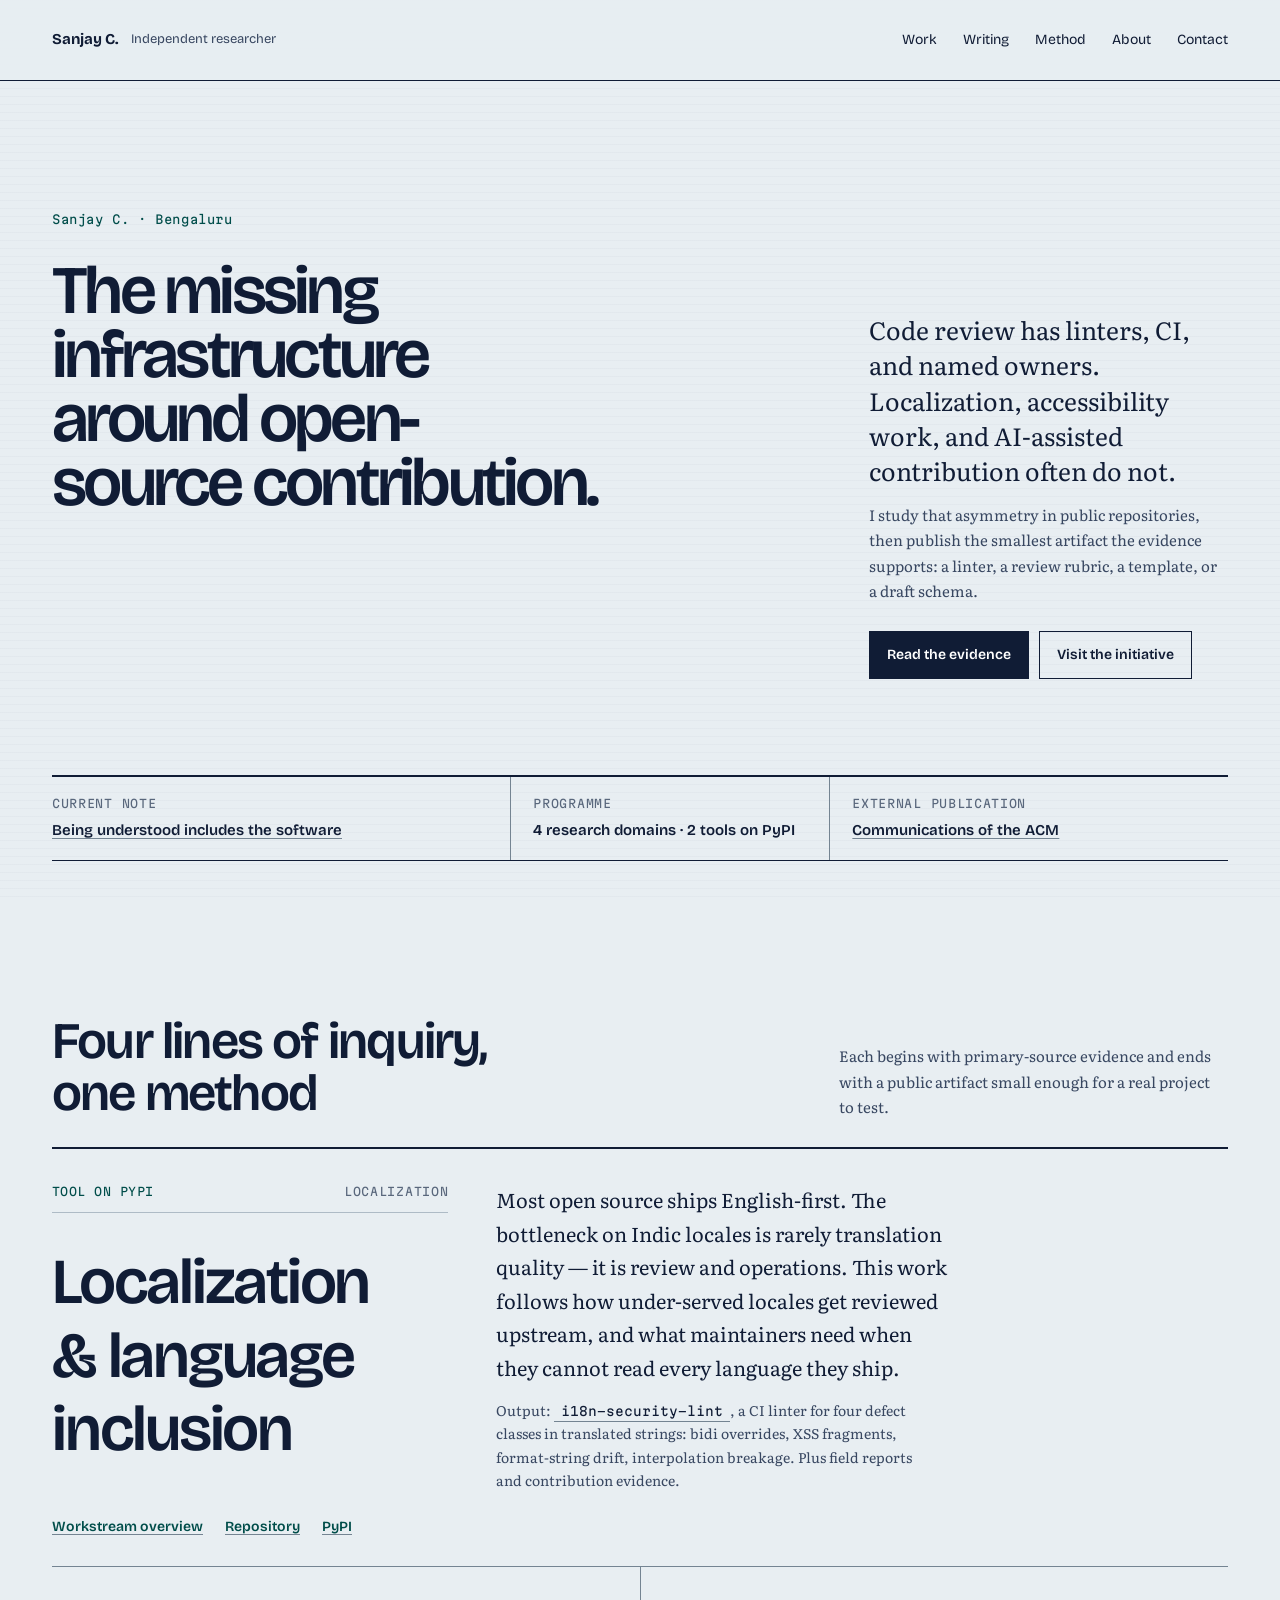
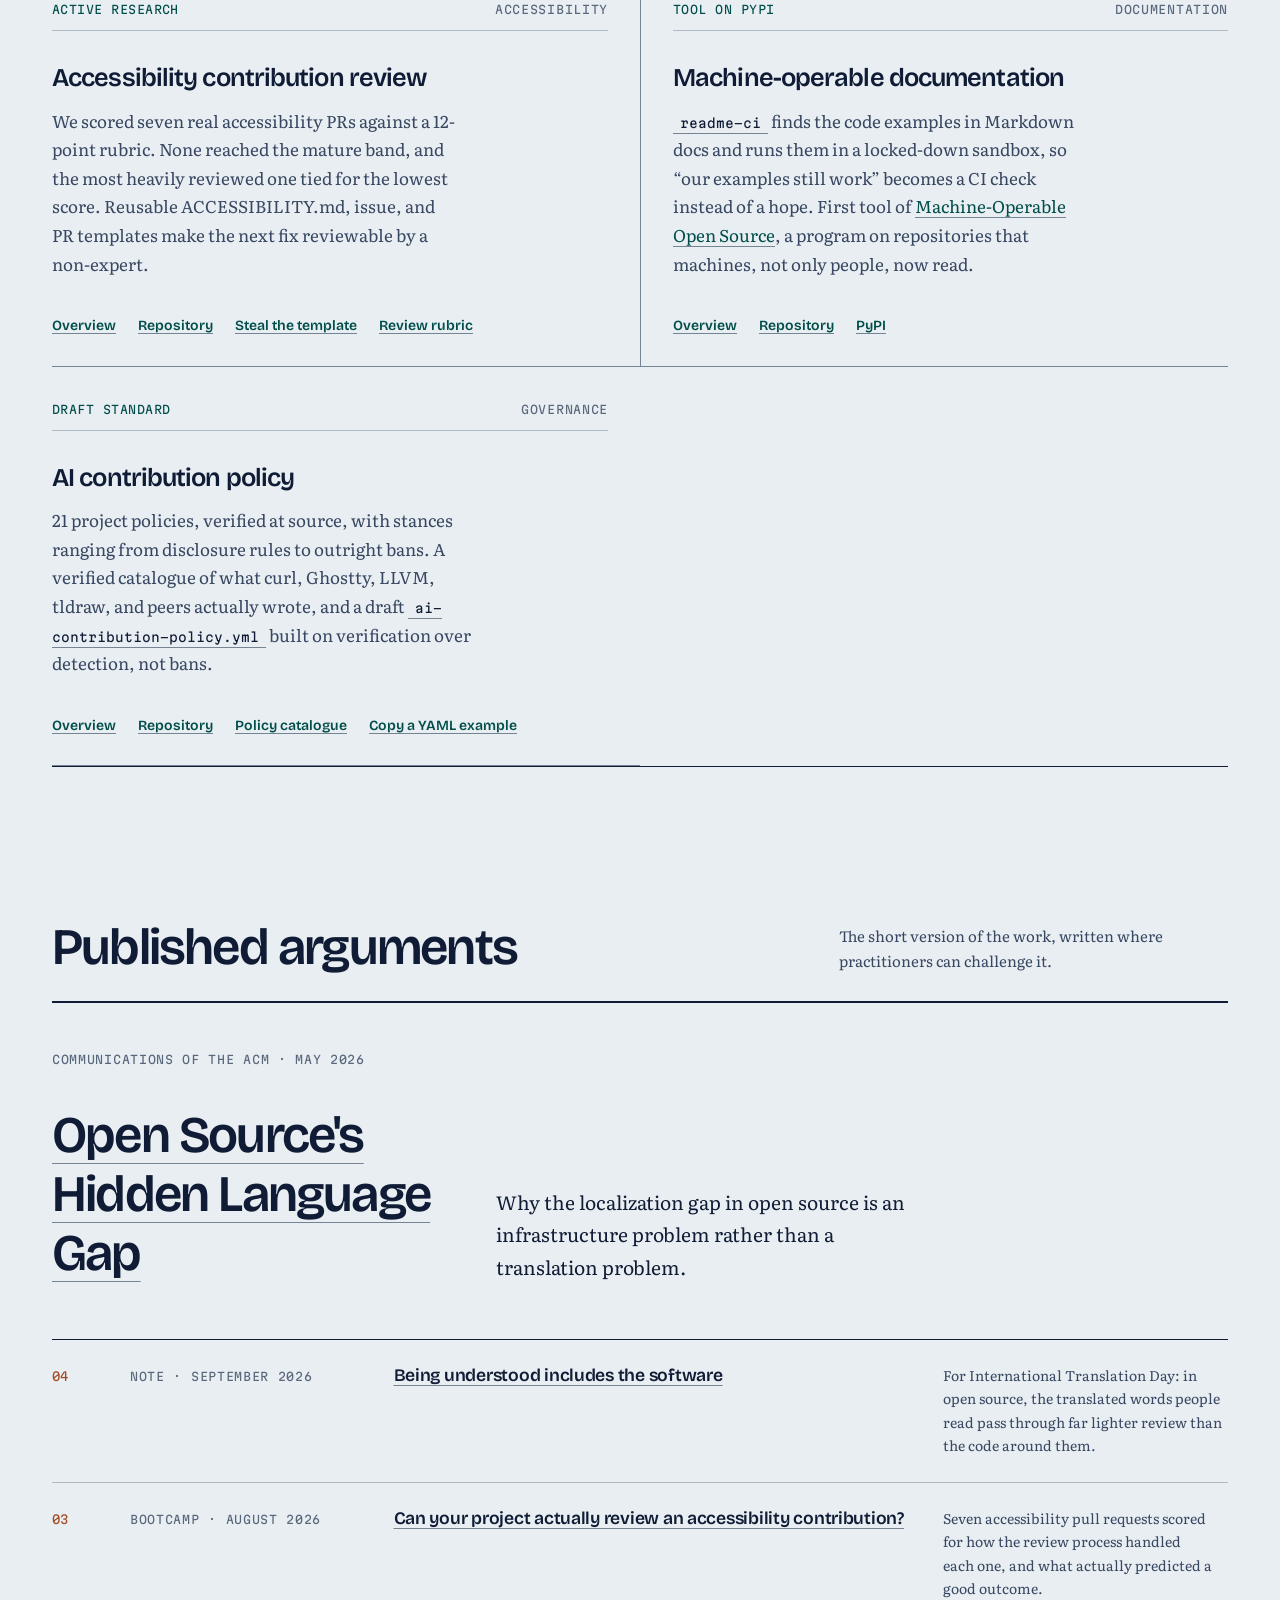
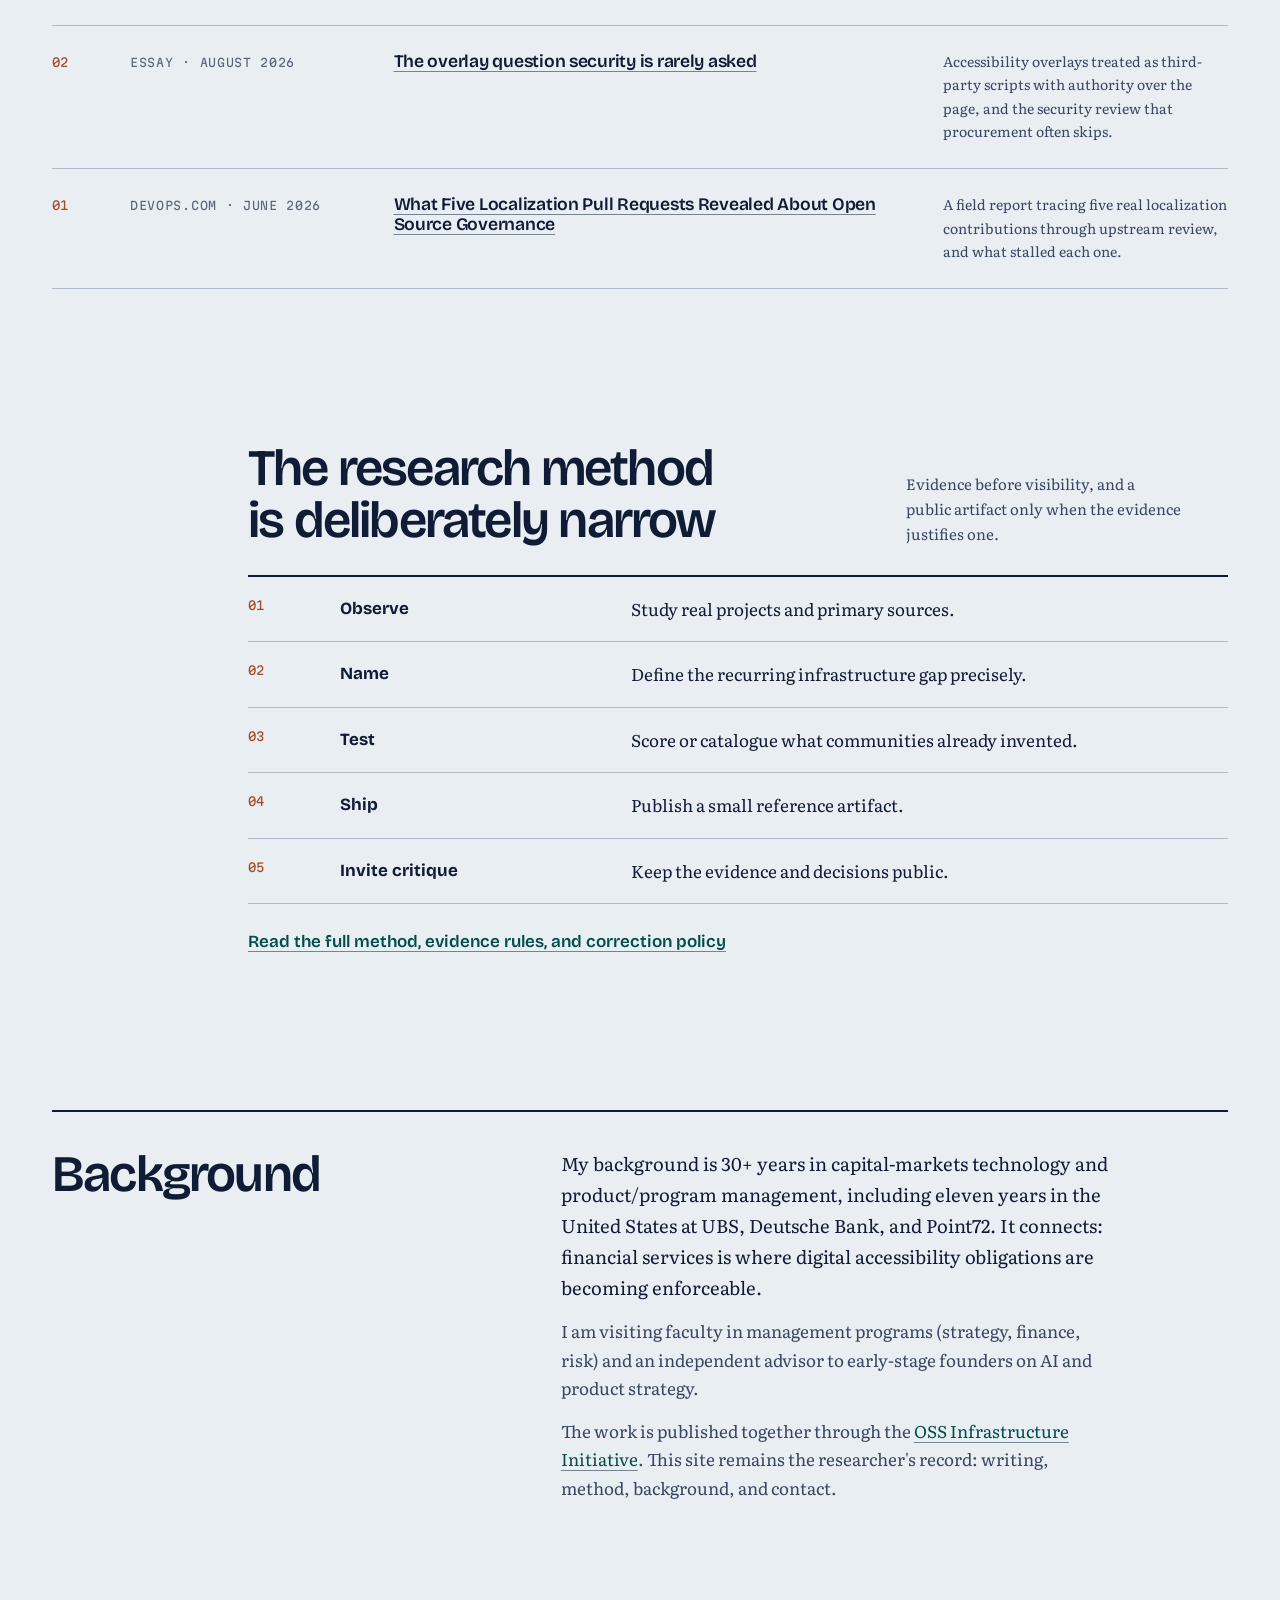
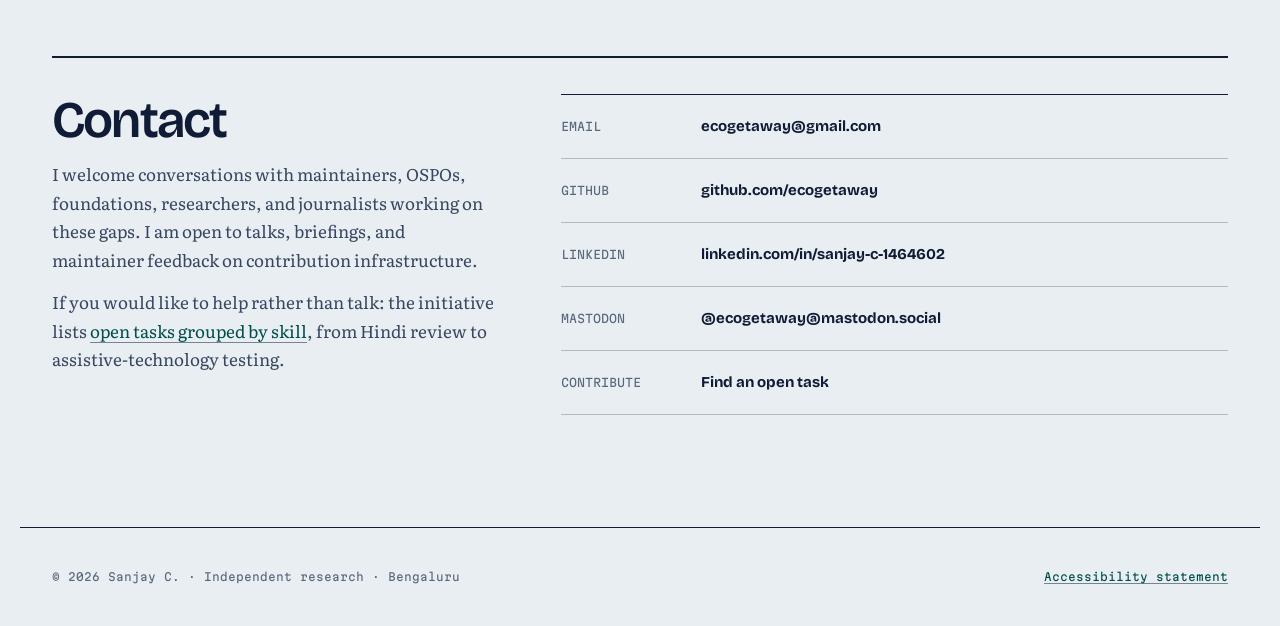
<file: index.html>
<!DOCTYPE html>
<html lang="en">
<head>
<meta charset="UTF-8">
<meta name="viewport" content="width=device-width, initial-scale=1.0">
<!-- Google Search Console ownership proof: keep permanently; removing it un-verifies the property -->
<meta name="google-site-verification" content="9x-Q9nB9i4pbb_mgznr3NhjQlDT-bQILoS0axgptAy4">
<title>Sanjay C. — Open source localization &amp; accessibility research</title>
<meta name="description" content="Independent research on open source localization, language inclusion and accessibility review, with the tools, publications and repositories behind it.">
<meta name="author" content="Sanjay C.">
<meta property="og:site_name" content="Sanjay C.">
<meta property="og:title" content="Sanjay C. — Open source contribution infrastructure">
<meta property="og:description" content="Research and small open tools for localization and language inclusion, accessibility review, AI contribution policy, and machine-operable documentation.">
<meta property="og:type" content="profile">
<meta property="og:url" content="https://ecogetaway.github.io/">
<meta property="og:image" content="https://ecogetaway.github.io/social-card.png">
<meta property="og:image:width" content="1200">
<meta property="og:image:height" content="630">
<meta property="og:image:alt" content="Open source contribution infrastructure — localization, accessibility, AI policy, documentation. Sanjay C.">
<meta name="twitter:card" content="summary_large_image">
<meta name="twitter:image:alt" content="Open source contribution infrastructure — localization, accessibility, AI policy, documentation. Sanjay C.">
<meta name="twitter:title" content="Sanjay C. — Open source contribution infrastructure">
<meta name="twitter:description" content="Research and small open tools for localization, accessibility review, AI contribution policy, and machine-operable documentation.">
<meta name="twitter:image" content="https://ecogetaway.github.io/social-card.png">
<link rel="canonical" href="https://ecogetaway.github.io/">
<link rel="me" href="https://mastodon.social/@ecogetaway">
<link rel="icon" href="/favicon.svg" type="image/svg+xml">
<link rel="apple-touch-icon" href="/apple-touch-icon.png">
<script type="application/ld+json">
{
  "@context": "https://schema.org",
  "@graph": [
    {
      "@type": "WebSite",
      "@id": "https://ecogetaway.github.io/#website",
      "url": "https://ecogetaway.github.io/",
      "name": "Sanjay C. — Open source contribution infrastructure",
      "inLanguage": "en",
      "publisher": { "@id": "https://ecogetaway.github.io/#sanjay-c" }
    },
    {
      "@type": "ProfilePage",
      "@id": "https://ecogetaway.github.io/#webpage",
      "url": "https://ecogetaway.github.io/",
      "name": "Sanjay C. — Open source localization & accessibility research",
      "isPartOf": { "@id": "https://ecogetaway.github.io/#website" },
      "mainEntity": { "@id": "https://ecogetaway.github.io/#sanjay-c" },
      "inLanguage": "en"
    },
    {
      "@type": "Person",
      "@id": "https://ecogetaway.github.io/#sanjay-c",
      "name": "Sanjay C.",
      "url": "https://ecogetaway.github.io/",
      "jobTitle": "Independent researcher",
      "description": "Independent researcher in Bengaluru studying open source contribution infrastructure: localization and language inclusion, accessibility review, AI contribution policy, and machine-operable documentation.",
      "knowsAbout": [
        "Open source localization",
        "Internationalization (i18n)",
        "Indic language support in open source software",
        "Security of translated strings",
        "Accessibility review in open source",
        "Web Content Accessibility Guidelines (WCAG)",
        "AI contribution policy",
        "Open source governance"
      ],
      "affiliation": {
        "@type": "ResearchProject",
        "@id": "https://oss-infrastructure-initiative.netlify.app/#initiative",
        "name": "OSS Infrastructure Initiative",
        "url": "https://oss-infrastructure-initiative.netlify.app/"
      },
      "sameAs": [
        "https://github.com/ecogetaway",
        "https://www.linkedin.com/in/sanjay-c-1464602/",
        "https://mastodon.social/@ecogetaway"
      ]
    },
    {
      "@type": "Article",
      "headline": "Can your project actually review an accessibility contribution?",
      "url": "https://medium.com/design-bootcamp/can-your-project-actually-review-an-accessibility-contribution-15d055e24eb1",
      "author": { "@id": "https://ecogetaway.github.io/#sanjay-c" },
      "publisher": { "@type": "Organization", "name": "Bootcamp" },
      "about": "Accessibility pull request review in open source"
    },
    {
      "@type": "Article",
      "@id": "https://ecogetaway.github.io/writing/overlays-supply-chain.html#article",
      "headline": "The overlay question security is rarely asked",
      "url": "https://ecogetaway.github.io/writing/overlays-supply-chain.html",
      "datePublished": "2026-08-06",
      "author": { "@id": "https://ecogetaway.github.io/#sanjay-c" },
      "about": "Accessibility overlays as third-party script risk"
    },
    {
      "@type": "Article",
      "@id": "https://ecogetaway.github.io/writing/translation-day-2026.html#article",
      "headline": "Being understood includes the software",
      "url": "https://ecogetaway.github.io/writing/translation-day-2026.html",
      "datePublished": "2026-09-26",
      "author": { "@id": "https://ecogetaway.github.io/#sanjay-c" },
      "about": "Translation review in open source"
    },
    {
      "@type": "Article",
      "headline": "What Five Localization Pull Requests Revealed About Open Source Governance",
      "url": "https://devops.com/what-five-localization-pull-requests-revealed-about-open-source-governance-a-field-report-on-open-sources-i18n-infrastructure-gap/",
      "datePublished": "2026-06-19",
      "author": { "@id": "https://ecogetaway.github.io/#sanjay-c" },
      "publisher": { "@type": "Organization", "name": "DevOps.com" },
      "about": "Localization contribution review in open source"
    },
    {
      "@type": "Article",
      "headline": "Open Source's Hidden Language Gap",
      "url": "https://cacm.acm.org/blogcacm/open-sources-hidden-language-gap/",
      "author": { "@id": "https://ecogetaway.github.io/#sanjay-c" },
      "publisher": { "@type": "Organization", "name": "Communications of the ACM" },
      "about": "Language inclusion and localization infrastructure in open source"
    }
  ]
}
</script>
<link rel="preconnect" href="https://fonts.googleapis.com">
<link rel="preconnect" href="https://fonts.gstatic.com" crossorigin>
<link href="https://fonts.googleapis.com/css2?family=Bricolage+Grotesque:opsz,wght@12..96,400;12..96,500;12..96,600;12..96,700&family=Literata:opsz,wght@7..72,400;7..72,500;7..72,600&family=Martian+Mono:wght@400;500;600&display=swap" rel="stylesheet">
<link rel="stylesheet" href="style.css">
</head>
<body>

<a class="skip-link" href="#content">Skip to main content</a>

<header class="topbar">
  <div class="topbar-inner">
    <a class="brand" href="#top">
      <b>Sanjay C.</b><span>Independent researcher</span>
    </a>
    <nav class="jumplinks" aria-label="Page sections">
      <a href="#work">Work</a>
      <a href="#publications">Writing</a>
      <a href="#method">Method</a>
      <a href="#about">About</a>
      <a href="#contact">Contact</a>
    </nav>
  </div>
</header>

<main id="content">

  <section class="hero" id="top" aria-labelledby="hero-title">
    <div class="hero-title">
      <p class="hero-name">Sanjay C. · Bengaluru</p>
      <h1 id="hero-title">The missing infrastructure around open-source contribution.</h1>
    </div>
    <div class="hero-statement">
      <p>Code review has linters, CI, and named owners. Localization, accessibility work, and AI-assisted contribution often do not.</p>
      <p>I study that asymmetry in public repositories, then publish the smallest artifact the evidence supports: a linter, a review rubric, a template, or a draft schema.</p>
      <div class="hero-actions">
        <a class="btn btn-primary" href="#publications">Read the evidence</a>
        <a class="btn btn-secondary" href="https://oss-infrastructure-initiative.netlify.app/">Visit the initiative</a>
      </div>
    </div>
    <div class="evidence-rail" role="group" aria-label="Research record">
      <div>
        <span class="evidence-label">Current note</span>
        <a href="writing/translation-day-2026.html">Being understood includes the software</a>
      </div>
      <div>
        <span class="evidence-label">Programme</span>
        <span>4 research domains · 2 tools on PyPI</span>
      </div>
      <div>
        <span class="evidence-label">External publication</span>
        <a href="https://cacm.acm.org/blogcacm/open-sources-hidden-language-gap/" target="_blank" rel="noopener">Communications of the ACM<span class="visually-hidden"> (opens in a new tab)</span></a>
      </div>
    </div>
  </section>

  <section id="work">
    <header class="section-heading">
      <h2>Four lines of inquiry, one method</h2>
      <p>Each begins with primary-source evidence and ends with a public artifact small enough for a real project to test.</p>
    </header>
    <div class="work-index">
      <article class="work-item work-item-featured">
        <div class="work-state"><span class="status shipped">Tool on PyPI</span><span>Localization</span></div>
        <h3>Localization &amp; language inclusion</h3>
        <div class="work-summary">
          <p>Most open source ships English-first. The bottleneck on Indic locales is rarely translation quality — it is review and operations. This work follows how under-served locales get reviewed upstream, and what maintainers need when they cannot read every language they ship.</p>
          <p class="work-proof">Output: <span class="code-inline">i18n-security-lint</span>, a CI linter for four defect classes in translated strings: bidi overrides, XSS fragments, format-string drift, interpolation breakage. Plus field reports and contribution evidence.</p>
        </div>
        <div class="link-row">
          <a href="https://oss-infrastructure-initiative.netlify.app/language-inclusion">Workstream overview</a>
          <a href="https://github.com/ecogetaway/oss-language-inclusion" target="_blank" rel="noopener">Repository<span class="visually-hidden"> (opens in a new tab)</span></a>
          <a href="https://pypi.org/project/i18n-security-lint/" target="_blank" rel="noopener">PyPI<span class="visually-hidden"> (opens in a new tab)</span></a>
        </div>
      </article>
      <article class="work-item">
        <div class="work-state"><span class="status active">Active research</span><span>Accessibility</span></div>
        <h3>Accessibility contribution review</h3>
        <p>We scored seven real accessibility PRs against a 12-point rubric. None reached the mature band, and the most heavily reviewed one tied for the lowest score. Reusable ACCESSIBILITY.md, issue, and PR templates make the next fix reviewable by a non-expert.</p>
        <div class="link-row">
          <a href="https://oss-infrastructure-initiative.netlify.app/accessibility-contribution-review">Overview</a>
          <a href="https://github.com/ecogetaway/oss-accessibility-inclusion" target="_blank" rel="noopener">Repository<span class="visually-hidden"> (opens in a new tab)</span></a>
          <a href="https://github.com/ecogetaway/oss-accessibility-inclusion/blob/main/ACCESSIBILITY.md" target="_blank" rel="noopener">Steal the template<span class="visually-hidden"> (opens in a new tab)</span></a>
          <a href="https://github.com/ecogetaway/oss-accessibility-inclusion/blob/main/review-rubric.md" target="_blank" rel="noopener">Review rubric<span class="visually-hidden"> (opens in a new tab)</span></a>
        </div>
      </article>
      <article class="work-item">
        <div class="work-state"><span class="status shipped">Tool on PyPI</span><span>Documentation</span></div>
        <h3>Machine-operable documentation</h3>
        <p><span class="code-inline">readme-ci</span> finds the code examples in Markdown docs and runs them in a locked-down sandbox, so “our examples still work” becomes a CI check instead of a hope. First tool of <a href="https://machine-operable.org" target="_blank" rel="noopener">Machine-Operable Open Source<span class="visually-hidden"> (opens in a new tab)</span></a>, a program on repositories that machines, not only people, now read.</p>
        <div class="link-row">
          <a href="https://oss-infrastructure-initiative.netlify.app/machine-operable-documentation">Overview</a>
          <a href="https://github.com/machine-operable/readme-ci" target="_blank" rel="noopener">Repository<span class="visually-hidden"> (opens in a new tab)</span></a>
          <a href="https://pypi.org/project/readme-ci/" target="_blank" rel="noopener">PyPI<span class="visually-hidden"> (opens in a new tab)</span></a>
        </div>
      </article>
      <article class="work-item">
        <div class="work-state"><span class="status draft">Draft standard</span><span>Governance</span></div>
        <h3>AI contribution policy</h3>
        <p>21 project policies, verified at source, with stances ranging from disclosure rules to outright bans. A verified catalogue of what curl, Ghostty, LLVM, tldraw, and peers actually wrote, and a draft <span class="code-inline">ai-contribution-policy.yml</span> built on verification over detection, not bans.</p>
        <div class="link-row">
          <a href="https://oss-infrastructure-initiative.netlify.app/ai-contribution-policy">Overview</a>
          <a href="https://github.com/ecogetaway/oss-ai-contribution-policy" target="_blank" rel="noopener">Repository<span class="visually-hidden"> (opens in a new tab)</span></a>
          <a href="https://github.com/ecogetaway/oss-ai-contribution-policy/tree/main/policy-catalogue" target="_blank" rel="noopener">Policy catalogue<span class="visually-hidden"> (opens in a new tab)</span></a>
          <a href="https://github.com/ecogetaway/oss-ai-contribution-policy/tree/main/spec/examples" target="_blank" rel="noopener">Copy a YAML example<span class="visually-hidden"> (opens in a new tab)</span></a>
        </div>
      </article>
    </div>
  </section>

  <section id="publications">
    <header class="section-heading">
      <h2>Published arguments</h2>
      <p>The short version of the work, written where practitioners can challenge it.</p>
    </header>
    <article class="featured-publication">
      <div class="publication-meta">Communications of the ACM · May 2026</div>
      <h3><a href="https://cacm.acm.org/blogcacm/open-sources-hidden-language-gap/" target="_blank" rel="noopener">Open Source's Hidden Language Gap<span class="visually-hidden"> (opens in a new tab)</span></a></h3>
      <p>Why the localization gap in open source is an infrastructure problem rather than a translation problem.</p>
    </article>
    <ol class="publication-index" reversed>
      <li>
        <div class="publication-meta">Note · September 2026</div>
        <h3><a href="writing/translation-day-2026.html">Being understood includes the software</a></h3>
        <p>For International Translation Day: in open source, the translated words people read pass through far lighter review than the code around them.</p>
      </li>
      <li>
        <div class="publication-meta">Bootcamp · August 2026</div>
        <h3><a href="https://medium.com/design-bootcamp/can-your-project-actually-review-an-accessibility-contribution-15d055e24eb1" target="_blank" rel="noopener">Can your project actually review an accessibility contribution?<span class="visually-hidden"> (opens in a new tab)</span></a></h3>
        <p>Seven accessibility pull requests scored for how the review process handled each one, and what actually predicted a good outcome.</p>
      </li>
      <li>
        <div class="publication-meta">Essay · August 2026</div>
        <h3><a href="writing/overlays-supply-chain.html">The overlay question security is rarely asked</a></h3>
        <p>Accessibility overlays treated as third-party scripts with authority over the page, and the security review that procurement often skips.</p>
      </li>
      <li>
        <div class="publication-meta">DevOps.com · June 2026</div>
        <h3><a href="https://devops.com/what-five-localization-pull-requests-revealed-about-open-source-governance-a-field-report-on-open-sources-i18n-infrastructure-gap/" target="_blank" rel="noopener">What Five Localization Pull Requests Revealed About Open Source Governance<span class="visually-hidden"> (opens in a new tab)</span></a></h3>
        <p>A field report tracing five real localization contributions through upstream review, and what stalled each one.</p>
      </li>
    </ol>
  </section>

  <section id="method" class="method-section">
    <header class="section-heading">
      <h2>The research method is deliberately narrow</h2>
      <p>Evidence before visibility, and a public artifact only when the evidence justifies one.</p>
    </header>
    <ol class="method-sequence">
      <li><strong>Observe</strong><span>Study real projects and primary sources.</span></li>
      <li><strong>Name</strong><span>Define the recurring infrastructure gap precisely.</span></li>
      <li><strong>Test</strong><span>Score or catalogue what communities already invented.</span></li>
      <li><strong>Ship</strong><span>Publish a small reference artifact.</span></li>
      <li><strong>Invite critique</strong><span>Keep the evidence and decisions public.</span></li>
    </ol>
    <p class="method-link"><a href="method.html">Read the full method, evidence rules, and correction policy</a></p>
  </section>

  <section id="about" class="about-section">
    <div>
      <h2>Background</h2>
    </div>
    <div class="about-copy">
      <p>My background is 30+ years in capital-markets technology and product/program management, including eleven years in the United States at UBS, Deutsche Bank, and Point72. It connects: financial services is where digital accessibility obligations are becoming enforceable.</p>
      <p>I am visiting faculty in management programs (strategy, finance, risk) and an independent advisor to early-stage founders on AI and product strategy.</p>
      <p>The work is published together through the <a href="https://oss-infrastructure-initiative.netlify.app/">OSS Infrastructure Initiative</a>. This site remains the researcher's record: writing, method, background, and contact.</p>
    </div>
  </section>

  <section id="contact" class="contact-section">
    <div>
      <h2>Contact</h2>
      <p>I welcome conversations with maintainers, OSPOs, foundations, researchers, and journalists working on these gaps. I am open to talks, briefings, and maintainer feedback on contribution infrastructure.</p>
      <p>If you would like to help rather than talk: the initiative lists <a href="https://oss-infrastructure-initiative.netlify.app/contribute">open tasks grouped by skill</a>, from Hindi review to assistive-technology testing.</p>
    </div>
    <div class="contact-list">
      <a href="mailto:ecogetaway@gmail.com"><span>Email</span><strong>ecogetaway@gmail.com</strong><span class="visually-hidden"> (opens your email application)</span></a>
      <a href="https://github.com/ecogetaway" target="_blank" rel="noopener"><span>GitHub</span><strong>github.com/ecogetaway</strong><span class="visually-hidden"> (opens in a new tab)</span></a>
      <a href="https://www.linkedin.com/in/sanjay-c-1464602/" target="_blank" rel="noopener"><span>LinkedIn</span><strong>linkedin.com/in/sanjay-c-1464602</strong><span class="visually-hidden"> (opens in a new tab)</span></a>
      <a href="https://mastodon.social/@ecogetaway" rel="me"><span>Mastodon</span><strong>@ecogetaway@mastodon.social</strong></a>
      <a href="https://oss-infrastructure-initiative.netlify.app/contribute"><span>Contribute</span><strong>Find an open task</strong></a>
    </div>
  </section>

</main>

<footer>
  <div>© 2026 Sanjay C. · Independent research · Bengaluru</div>
  <div><a href="accessibility.html">Accessibility statement</a></div>
</footer>

</body>
</html>
</file>
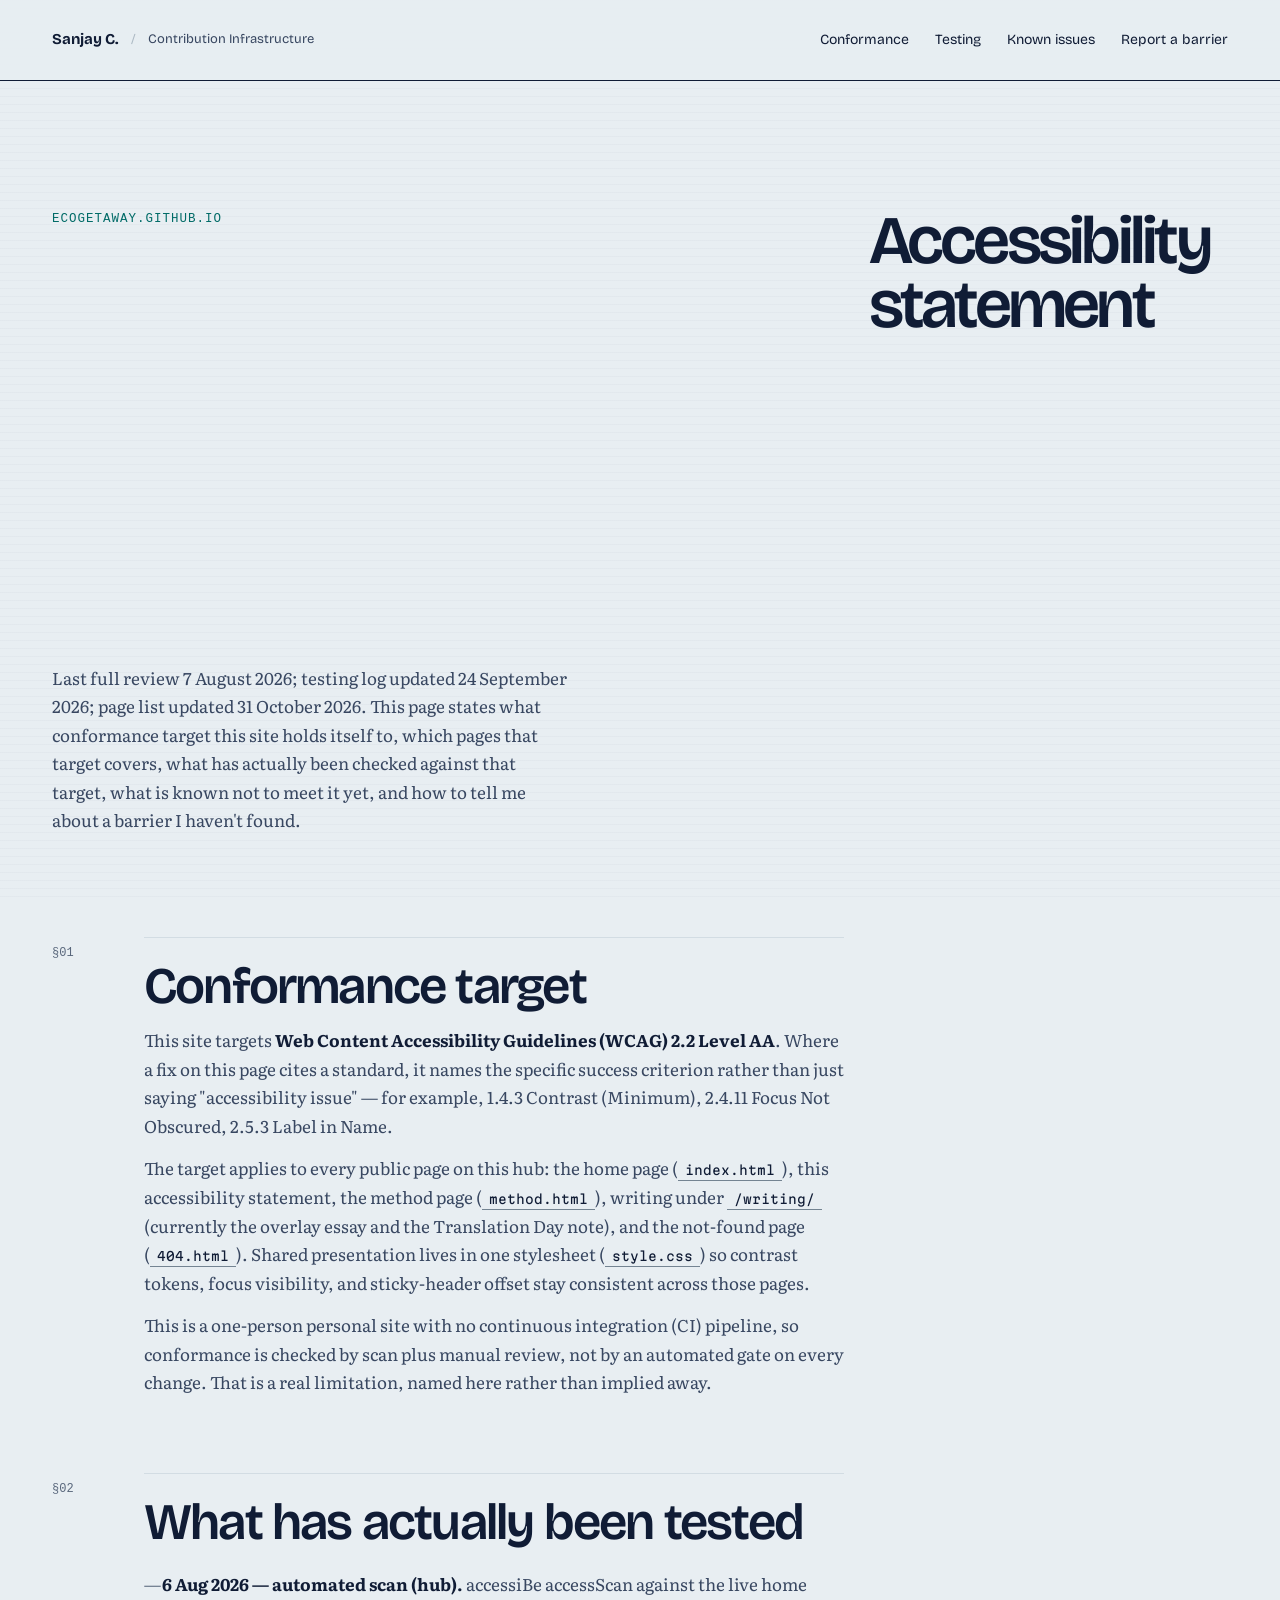
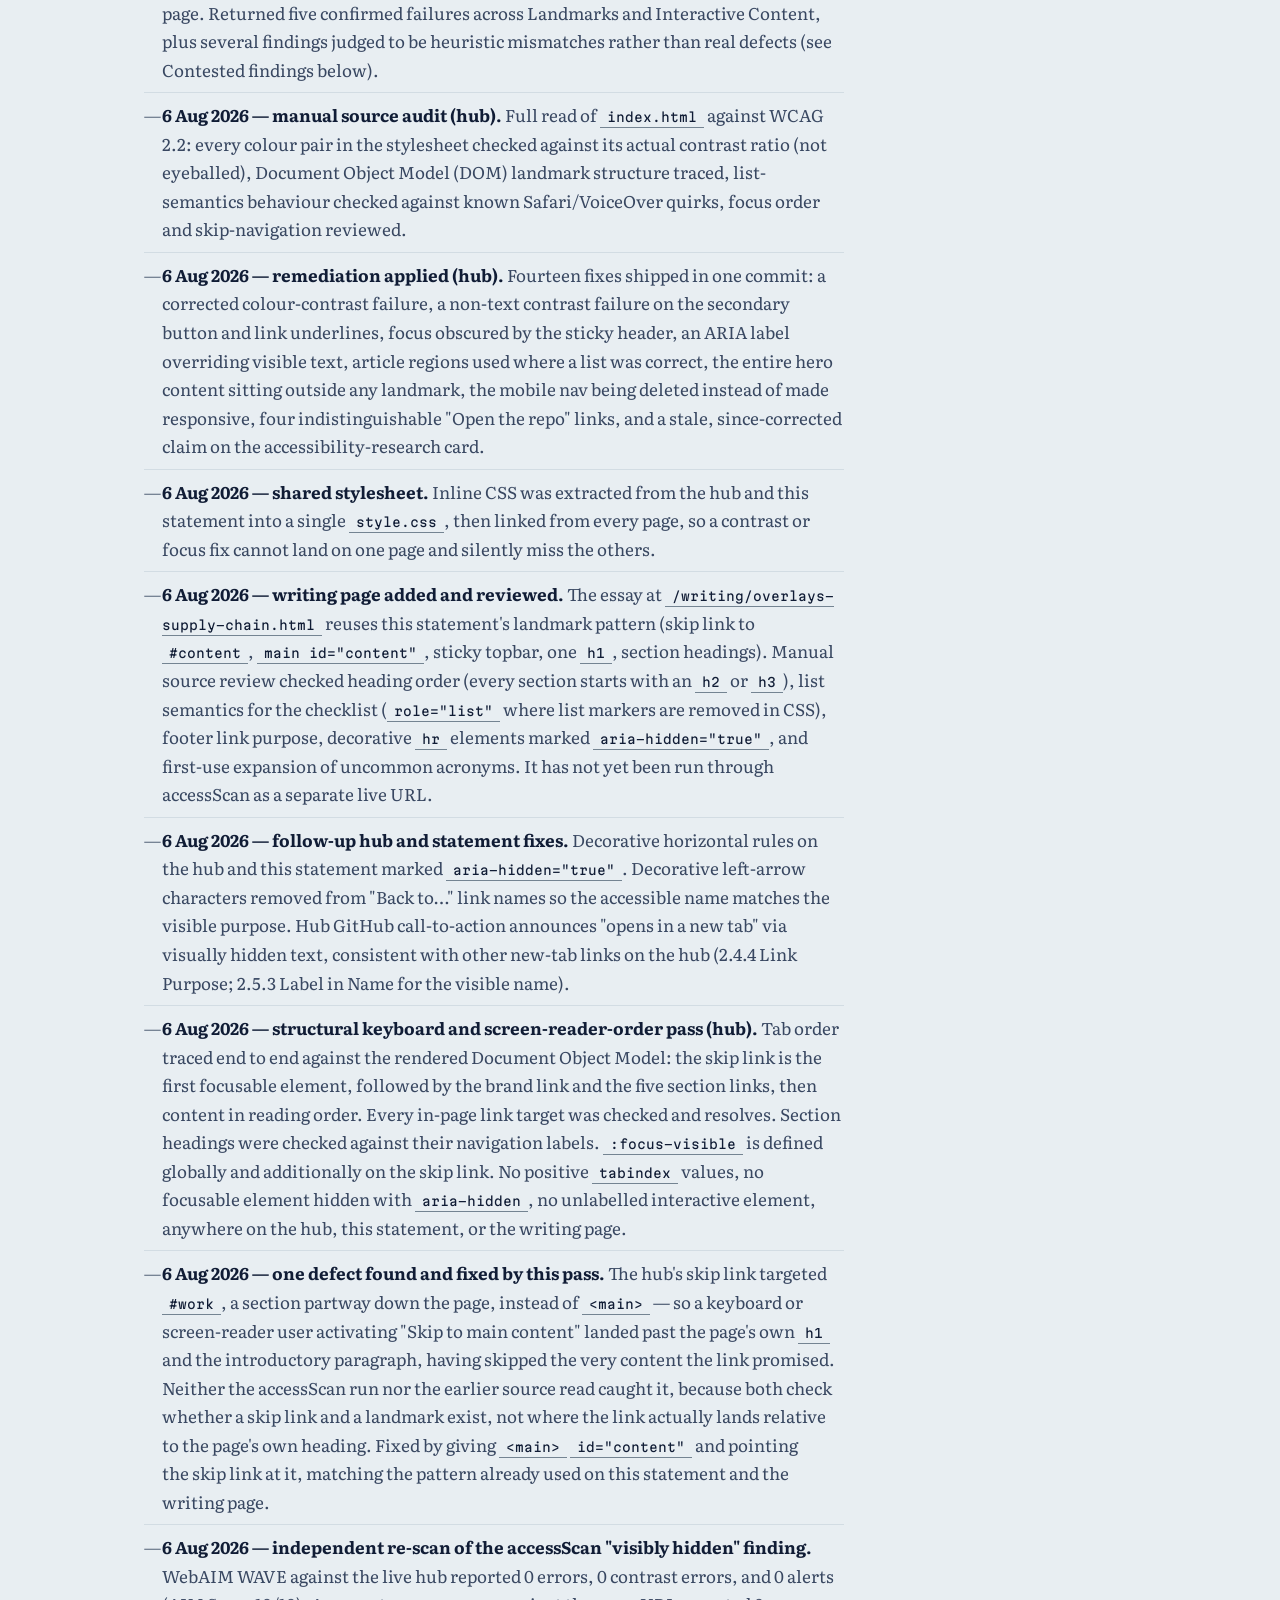
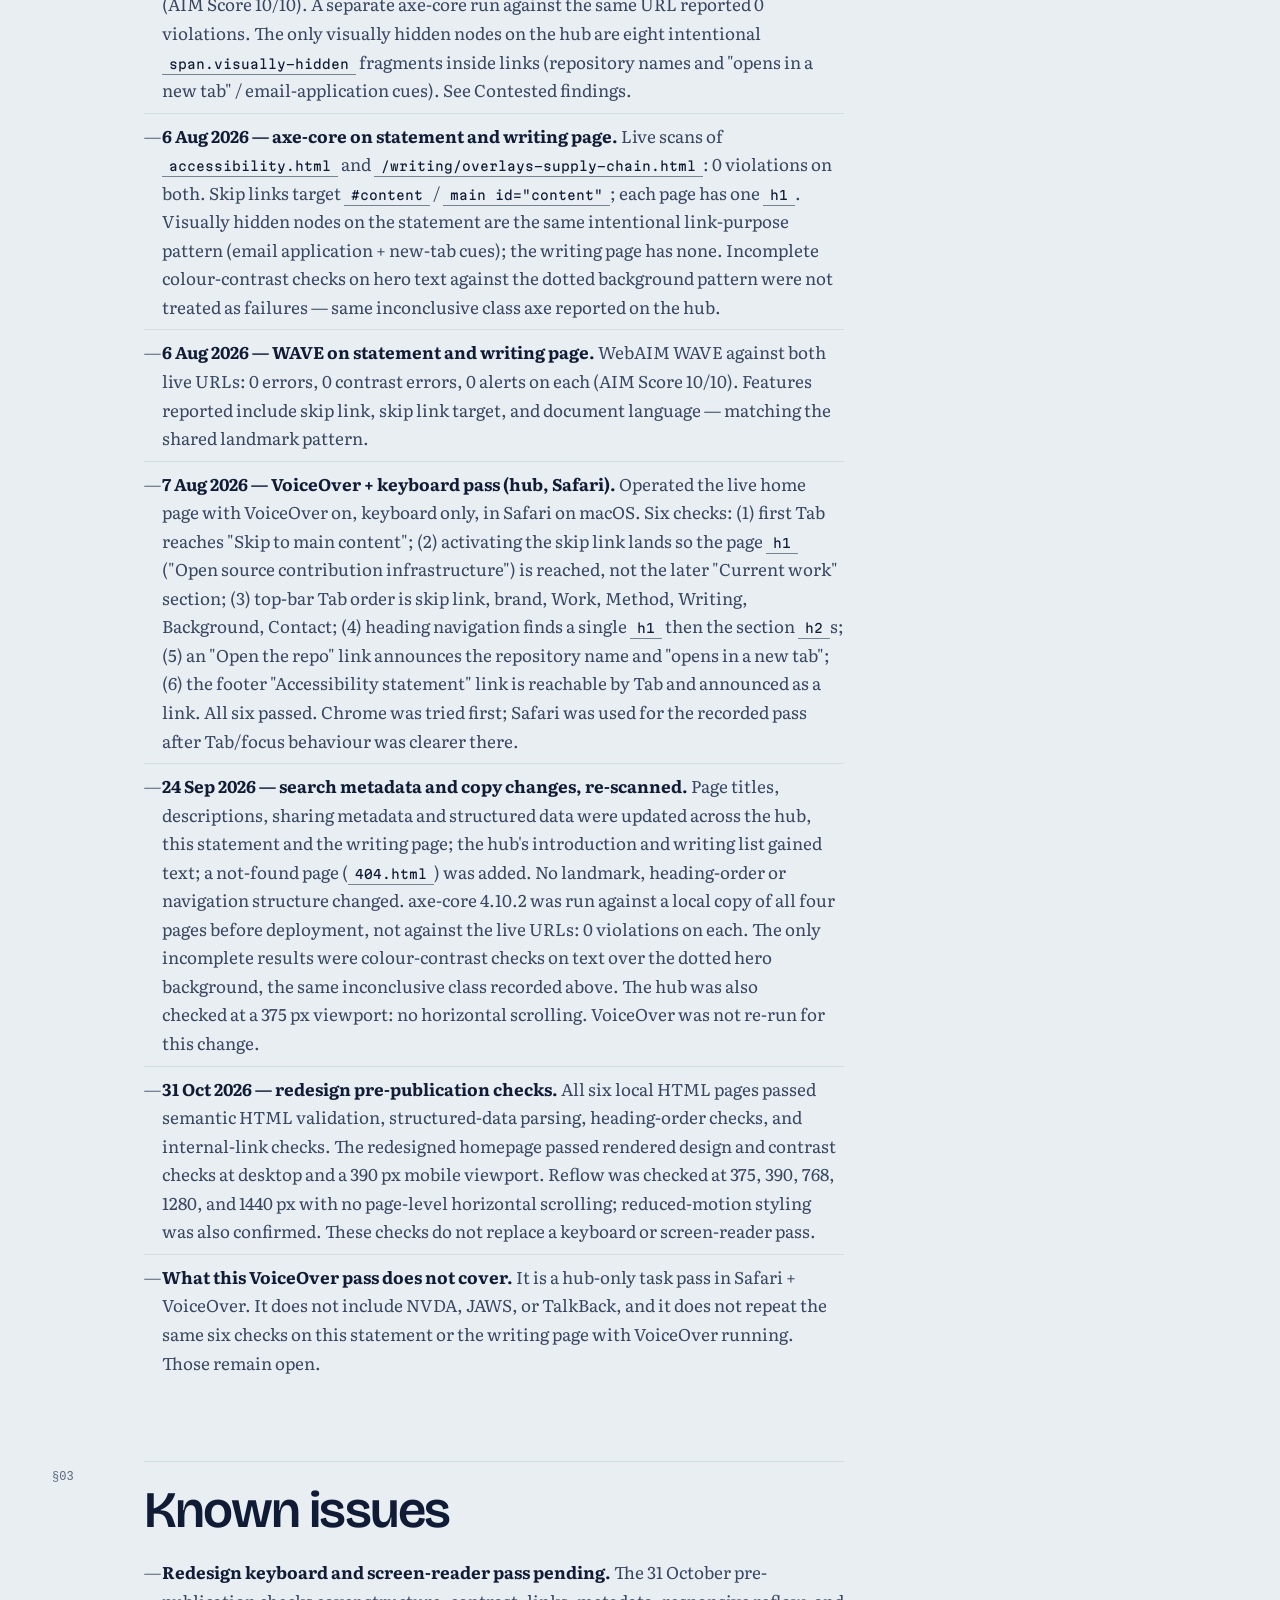
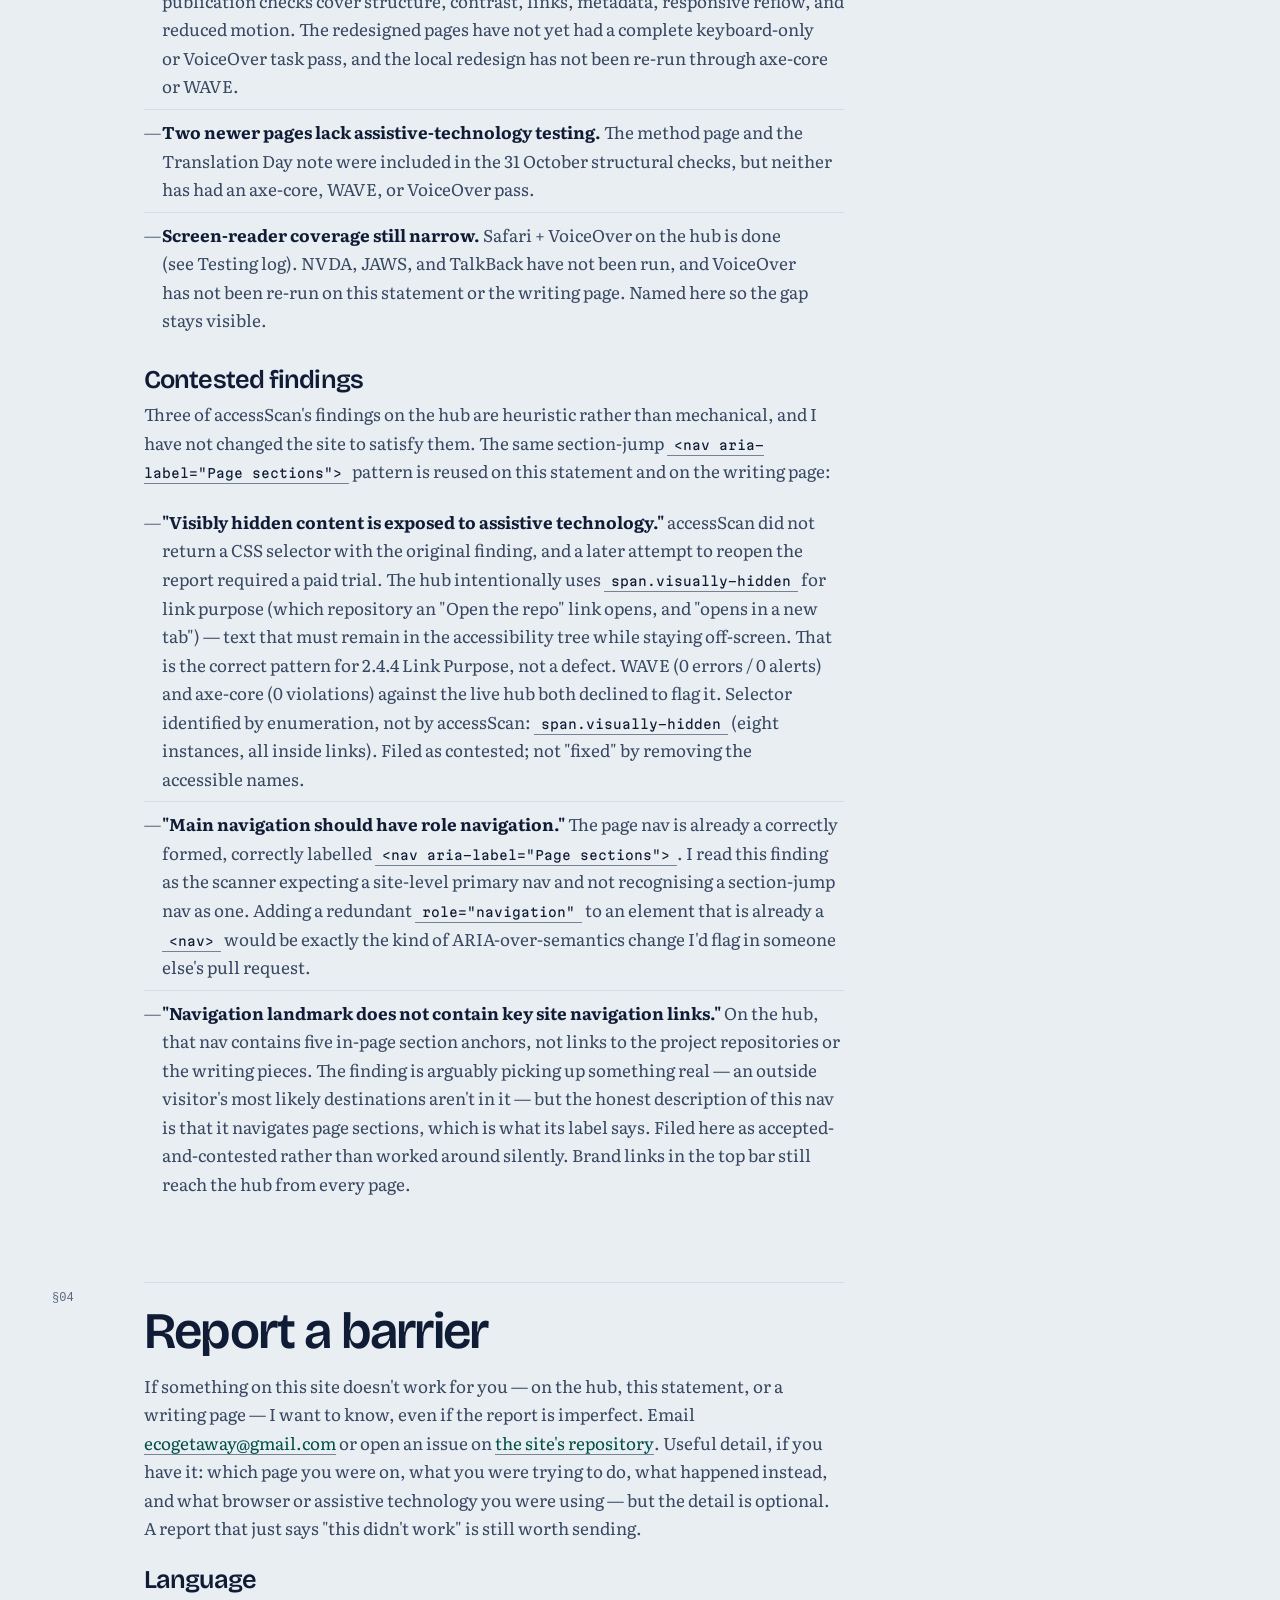
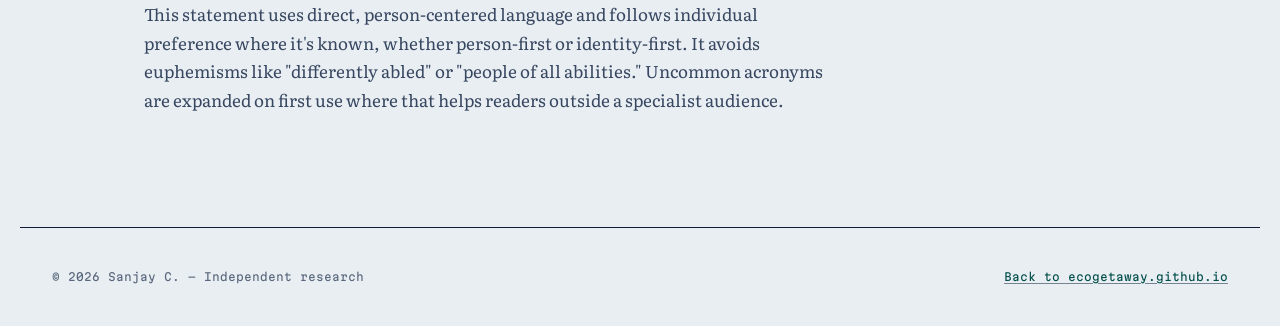
<file: accessibility.html>
<!DOCTYPE html>
<html lang="en">
<head>
<meta charset="UTF-8">
<meta name="viewport" content="width=device-width, initial-scale=1.0">
<title>Accessibility Statement — Sanjay C.</title>
<meta name="description" content="Accessibility statement for ecogetaway.github.io — conformance target, what has been tested, known issues, and how to report a barrier.">
<meta name="author" content="Sanjay C.">
<meta property="og:site_name" content="Sanjay C.">
<meta property="og:title" content="Accessibility Statement — Sanjay C.">
<meta property="og:description" content="WCAG 2.2 AA target, a dated testing log, known issues, and how to report a barrier on ecogetaway.github.io.">
<meta property="og:type" content="website">
<meta property="og:url" content="https://ecogetaway.github.io/accessibility.html">
<meta property="og:image" content="https://ecogetaway.github.io/social-card.png">
<meta property="og:image:alt" content="Open source contribution infrastructure — localization, accessibility, AI policy, documentation. Sanjay C.">
<meta name="twitter:card" content="summary_large_image">
<meta name="twitter:image:alt" content="Open source contribution infrastructure — localization, accessibility, AI policy, documentation. Sanjay C.">
<link rel="canonical" href="https://ecogetaway.github.io/accessibility.html">
<link rel="icon" href="/favicon.svg" type="image/svg+xml">
<link rel="apple-touch-icon" href="/apple-touch-icon.png">
<link rel="preconnect" href="https://fonts.googleapis.com">
<link rel="preconnect" href="https://fonts.gstatic.com" crossorigin>
<link href="https://fonts.googleapis.com/css2?family=Bricolage+Grotesque:opsz,wght@12..96,400;12..96,500;12..96,600;12..96,700&family=Literata:opsz,wght@7..72,400;7..72,500;7..72,600&family=Martian+Mono:wght@400;500;600&display=swap" rel="stylesheet">
<link rel="stylesheet" href="style.css">
</head>
<body>

<a class="skip-link" href="#content">Skip to main content</a>

<header class="topbar">
  <div class="topbar-inner">
    <a class="brand" href="./">
      <b>Sanjay C.</b><span class="sep">/</span><span class="desc">Contribution Infrastructure</span>
    </a>
    <nav class="jumplinks" aria-label="Page sections">
      <a href="#conformance">Conformance</a>
      <a href="#tested">Testing</a>
      <a href="#known">Known issues</a>
      <a href="#contact">Report a barrier</a>
    </nav>
  </div>
</header>

<main id="content">

<div class="hero" style="padding-bottom:12px;">
  <div class="eyebrow">ecogetaway.github.io</div>
  <h1 style="max-width:22ch;">Accessibility statement</h1>
  <p class="byline">Last full review 7 August 2026; testing log updated 24 September 2026; page list updated 31 October 2026. This page states what conformance target this site holds itself to, which pages that target covers, what has actually been checked against that target, what is known not to meet it yet, and how to tell me about a barrier I haven't found.</p>
  <hr class="rule-full" aria-hidden="true">
</div>

  <section id="conformance">
    <div class="tag" aria-hidden="true">§01</div>
    <div class="body">
      <h2>Conformance target</h2>
      <p>This site targets <strong style="color:var(--ink);">Web Content Accessibility Guidelines (WCAG) 2.2 Level AA</strong>. Where a fix on this page cites a standard, it names the specific success criterion rather than just saying "accessibility issue" — for example, 1.4.3 Contrast (Minimum), 2.4.11 Focus Not Obscured, 2.5.3 Label in Name.</p>
      <p>The target applies to every public page on this hub: the home page (<code class="code-inline">index.html</code>), this accessibility statement, the method page (<code class="code-inline">method.html</code>), writing under <code class="code-inline">/writing/</code> (currently the overlay essay and the Translation Day note), and the not-found page (<code class="code-inline">404.html</code>). Shared presentation lives in one stylesheet (<code class="code-inline">style.css</code>) so contrast tokens, focus visibility, and sticky-header offset stay consistent across those pages.</p>
      <p>This is a one-person personal site with no continuous integration (CI) pipeline, so conformance is checked by scan plus manual review, not by an automated gate on every change. That is a real limitation, named here rather than implied away.</p>
    </div>
  </section>

  <section id="tested">
    <div class="tag" aria-hidden="true">§02</div>
    <div class="body">
      <h2>What has actually been tested</h2>
      <ul class="plain" role="list">
        <li><strong style="color:var(--ink);">6 Aug 2026 — automated scan (hub).</strong> accessiBe accessScan against the live home page. Returned five confirmed failures across Landmarks and Interactive Content, plus several findings judged to be heuristic mismatches rather than real defects (see Contested findings below).</li>
        <li><strong style="color:var(--ink);">6 Aug 2026 — manual source audit (hub).</strong> Full read of <code class="code-inline">index.html</code> against WCAG 2.2: every colour pair in the stylesheet checked against its actual contrast ratio (not eyeballed), Document Object Model (DOM) landmark structure traced, list-semantics behaviour checked against known Safari/VoiceOver quirks, focus order and skip-navigation reviewed.</li>
        <li><strong style="color:var(--ink);">6 Aug 2026 — remediation applied (hub).</strong> Fourteen fixes shipped in one commit: a corrected colour-contrast failure, a non-text contrast failure on the secondary button and link underlines, focus obscured by the sticky header, an ARIA label overriding visible text, article regions used where a list was correct, the entire hero content sitting outside any landmark, the mobile nav being deleted instead of made responsive, four indistinguishable "Open the repo" links, and a stale, since-corrected claim on the accessibility-research card.</li>
        <li><strong style="color:var(--ink);">6 Aug 2026 — shared stylesheet.</strong> Inline CSS was extracted from the hub and this statement into a single <code class="code-inline">style.css</code>, then linked from every page, so a contrast or focus fix cannot land on one page and silently miss the others.</li>
        <li><strong style="color:var(--ink);">6 Aug 2026 — writing page added and reviewed.</strong> The essay at <code class="code-inline">/writing/overlays-supply-chain.html</code> reuses this statement's landmark pattern (skip link to <code class="code-inline">#content</code>, <code class="code-inline">main id="content"</code>, sticky topbar, one <code class="code-inline">h1</code>, section headings). Manual source review checked heading order (every section starts with an <code class="code-inline">h2</code> or <code class="code-inline">h3</code>), list semantics for the checklist (<code class="code-inline">role="list"</code> where list markers are removed in CSS), footer link purpose, decorative <code class="code-inline">hr</code> elements marked <code class="code-inline">aria-hidden="true"</code>, and first-use expansion of uncommon acronyms. It has not yet been run through accessScan as a separate live URL.</li>
        <li><strong style="color:var(--ink);">6 Aug 2026 — follow-up hub and statement fixes.</strong> Decorative horizontal rules on the hub and this statement marked <code class="code-inline">aria-hidden="true"</code>. Decorative left-arrow characters removed from "Back to…" link names so the accessible name matches the visible purpose. Hub GitHub call-to-action announces "opens in a new tab" via visually hidden text, consistent with other new-tab links on the hub (2.4.4 Link Purpose; 2.5.3 Label in Name for the visible name).</li>
        <li><strong style="color:var(--ink);">6 Aug 2026 — structural keyboard and screen-reader-order pass (hub).</strong> Tab order traced end to end against the rendered Document Object Model: the skip link is the first focusable element, followed by the brand link and the five section links, then content in reading order. Every in-page link target was checked and resolves. Section headings were checked against their navigation labels. <code class="code-inline">:focus-visible</code> is defined globally and additionally on the skip link. No positive <code class="code-inline">tabindex</code> values, no focusable element hidden with <code class="code-inline">aria-hidden</code>, no unlabelled interactive element, anywhere on the hub, this statement, or the writing page.</li>
        <li><strong style="color:var(--ink);">6 Aug 2026 — one defect found and fixed by this pass.</strong> The hub's skip link targeted <code class="code-inline">#work</code>, a section partway down the page, instead of <code class="code-inline">&lt;main&gt;</code> — so a keyboard or screen-reader user activating "Skip to main content" landed past the page's own <code class="code-inline">h1</code> and the introductory paragraph, having skipped the very content the link promised. Neither the accessScan run nor the earlier source read caught it, because both check whether a skip link and a landmark exist, not where the link actually lands relative to the page's own heading. Fixed by giving <code class="code-inline">&lt;main&gt;</code> <code class="code-inline">id="content"</code> and pointing the skip link at it, matching the pattern already used on this statement and the writing page.</li>
        <li><strong style="color:var(--ink);">6 Aug 2026 — independent re-scan of the accessScan "visibly hidden" finding.</strong> WebAIM WAVE against the live hub reported 0 errors, 0 contrast errors, and 0 alerts (AIM Score 10/10). A separate axe-core run against the same URL reported 0 violations. The only visually hidden nodes on the hub are eight intentional <code class="code-inline">span.visually-hidden</code> fragments inside links (repository names and "opens in a new tab" / email-application cues). See Contested findings.</li>
        <li><strong style="color:var(--ink);">6 Aug 2026 — axe-core on statement and writing page.</strong> Live scans of <code class="code-inline">accessibility.html</code> and <code class="code-inline">/writing/overlays-supply-chain.html</code>: 0 violations on both. Skip links target <code class="code-inline">#content</code> / <code class="code-inline">main id="content"</code>; each page has one <code class="code-inline">h1</code>. Visually hidden nodes on the statement are the same intentional link-purpose pattern (email application + new-tab cues); the writing page has none. Incomplete colour-contrast checks on hero text against the dotted background pattern were not treated as failures — same inconclusive class axe reported on the hub.</li>
        <li><strong style="color:var(--ink);">6 Aug 2026 — WAVE on statement and writing page.</strong> WebAIM WAVE against both live URLs: 0 errors, 0 contrast errors, 0 alerts on each (AIM Score 10/10). Features reported include skip link, skip link target, and document language — matching the shared landmark pattern.</li>
        <li><strong style="color:var(--ink);">7 Aug 2026 — VoiceOver + keyboard pass (hub, Safari).</strong> Operated the live home page with VoiceOver on, keyboard only, in Safari on macOS. Six checks: (1) first Tab reaches "Skip to main content"; (2) activating the skip link lands so the page <code class="code-inline">h1</code> ("Open source contribution infrastructure") is reached, not the later "Current work" section; (3) top-bar Tab order is skip link, brand, Work, Method, Writing, Background, Contact; (4) heading navigation finds a single <code class="code-inline">h1</code> then the section <code class="code-inline">h2</code>s; (5) an "Open the repo" link announces the repository name and "opens in a new tab"; (6) the footer "Accessibility statement" link is reachable by Tab and announced as a link. All six passed. Chrome was tried first; Safari was used for the recorded pass after Tab/focus behaviour was clearer there.</li>
        <li><strong style="color:var(--ink);">24 Sep 2026 — search metadata and copy changes, re-scanned.</strong> Page titles, descriptions, sharing metadata and structured data were updated across the hub, this statement and the writing page; the hub's introduction and writing list gained text; a not-found page (<code class="code-inline">404.html</code>) was added. No landmark, heading-order or navigation structure changed. axe-core 4.10.2 was run against a local copy of all four pages before deployment, not against the live URLs: 0 violations on each. The only incomplete results were colour-contrast checks on text over the dotted hero background, the same inconclusive class recorded above. The hub was also checked at a 375&nbsp;px viewport: no horizontal scrolling. VoiceOver was not re-run for this change.</li>
        <li><strong style="color:var(--ink);">31 Oct 2026 — redesign pre-publication checks.</strong> All six local HTML pages passed semantic HTML validation, structured-data parsing, heading-order checks, and internal-link checks. The redesigned homepage passed rendered design and contrast checks at desktop and a 390&nbsp;px mobile viewport. Reflow was checked at 375, 390, 768, 1280, and 1440&nbsp;px with no page-level horizontal scrolling; reduced-motion styling was also confirmed. These checks do not replace a keyboard or screen-reader pass.</li>
        <li><strong style="color:var(--ink);">What this VoiceOver pass does not cover.</strong> It is a hub-only task pass in Safari + VoiceOver. It does not include NVDA, JAWS, or TalkBack, and it does not repeat the same six checks on this statement or the writing page with VoiceOver running. Those remain open.</li>
      </ul>
    </div>
  </section>

  <section id="known">
    <div class="tag" aria-hidden="true">§03</div>
    <div class="body">
      <h2>Known issues</h2>
      <ul class="plain" role="list">
        <li><strong style="color:var(--ink);">Redesign keyboard and screen-reader pass pending.</strong> The 31 October pre-publication checks cover structure, contrast, links, metadata, responsive reflow, and reduced motion. The redesigned pages have not yet had a complete keyboard-only or VoiceOver task pass, and the local redesign has not been re-run through axe-core or WAVE.</li>
        <li><strong style="color:var(--ink);">Two newer pages lack assistive-technology testing.</strong> The method page and the Translation Day note were included in the 31 October structural checks, but neither has had an axe-core, WAVE, or VoiceOver pass.</li>
        <li><strong style="color:var(--ink);">Screen-reader coverage still narrow.</strong> Safari + VoiceOver on the hub is done (see Testing log). NVDA, JAWS, and TalkBack have not been run, and VoiceOver has not been re-run on this statement or the writing page. Named here so the gap stays visible.</li>
      </ul>
      <h3 style="margin-top:22px;">Contested findings</h3>
      <p>Three of accessScan's findings on the hub are heuristic rather than mechanical, and I have not changed the site to satisfy them. The same section-jump <code class="code-inline">&lt;nav aria-label="Page sections"&gt;</code> pattern is reused on this statement and on the writing page:</p>
      <ul class="plain" role="list">
        <li><strong style="color:var(--ink);">"Visibly hidden content is exposed to assistive technology."</strong> accessScan did not return a CSS selector with the original finding, and a later attempt to reopen the report required a paid trial. The hub intentionally uses <code class="code-inline">span.visually-hidden</code> for link purpose (which repository an "Open the repo" link opens, and "opens in a new tab") — text that must remain in the accessibility tree while staying off-screen. That is the correct pattern for 2.4.4 Link Purpose, not a defect. WAVE (0 errors / 0 alerts) and axe-core (0 violations) against the live hub both declined to flag it. Selector identified by enumeration, not by accessScan: <code class="code-inline">span.visually-hidden</code> (eight instances, all inside links). Filed as contested; not "fixed" by removing the accessible names.</li>
        <li><strong style="color:var(--ink);">"Main navigation should have role navigation."</strong> The page nav is already a correctly formed, correctly labelled <code class="code-inline">&lt;nav aria-label="Page sections"&gt;</code>. I read this finding as the scanner expecting a site-level primary nav and not recognising a section-jump nav as one. Adding a redundant <code class="code-inline">role="navigation"</code> to an element that is already a <code class="code-inline">&lt;nav&gt;</code> would be exactly the kind of ARIA-over-semantics change I'd flag in someone else's pull request.</li>
        <li><strong style="color:var(--ink);">"Navigation landmark does not contain key site navigation links."</strong> On the hub, that nav contains five in-page section anchors, not links to the project repositories or the writing pieces. The finding is arguably picking up something real — an outside visitor's most likely destinations aren't in it — but the honest description of this nav is that it navigates page sections, which is what its label says. Filed here as accepted-and-contested rather than worked around silently. Brand links in the top bar still reach the hub from every page.</li>
      </ul>
    </div>
  </section>

  <section id="contact">
    <div class="tag" aria-hidden="true">§04</div>
    <div class="body">
      <h2>Report a barrier</h2>
      <p>If something on this site doesn't work for you — on the hub, this statement, or a writing page — I want to know, even if the report is imperfect. Email <a href="mailto:ecogetaway@gmail.com">ecogetaway@gmail.com<span class="visually-hidden"> (opens your email application)</span></a> or open an issue on <a href="https://github.com/ecogetaway/ecogetaway.github.io/issues" target="_blank" rel="noopener">the site's repository<span class="visually-hidden"> (opens in a new tab)</span></a>. Useful detail, if you have it: which page you were on, what you were trying to do, what happened instead, and what browser or assistive technology you were using — but the detail is optional. A report that just says "this didn't work" is still worth sending.</p>
      <h3 style="margin-top:22px;">Language</h3>
      <p>This statement uses direct, person-centered language and follows individual preference where it's known, whether person-first or identity-first. It avoids euphemisms like "differently abled" or "people of all abilities." Uncommon acronyms are expanded on first use where that helps readers outside a specialist audience.</p>
    </div>
  </section>

</main>

<footer>
  <div>© 2026 Sanjay C. — Independent research</div>
  <div><a href="./">Back to ecogetaway.github.io</a></div>
</footer>

</body>
</html>
</file>
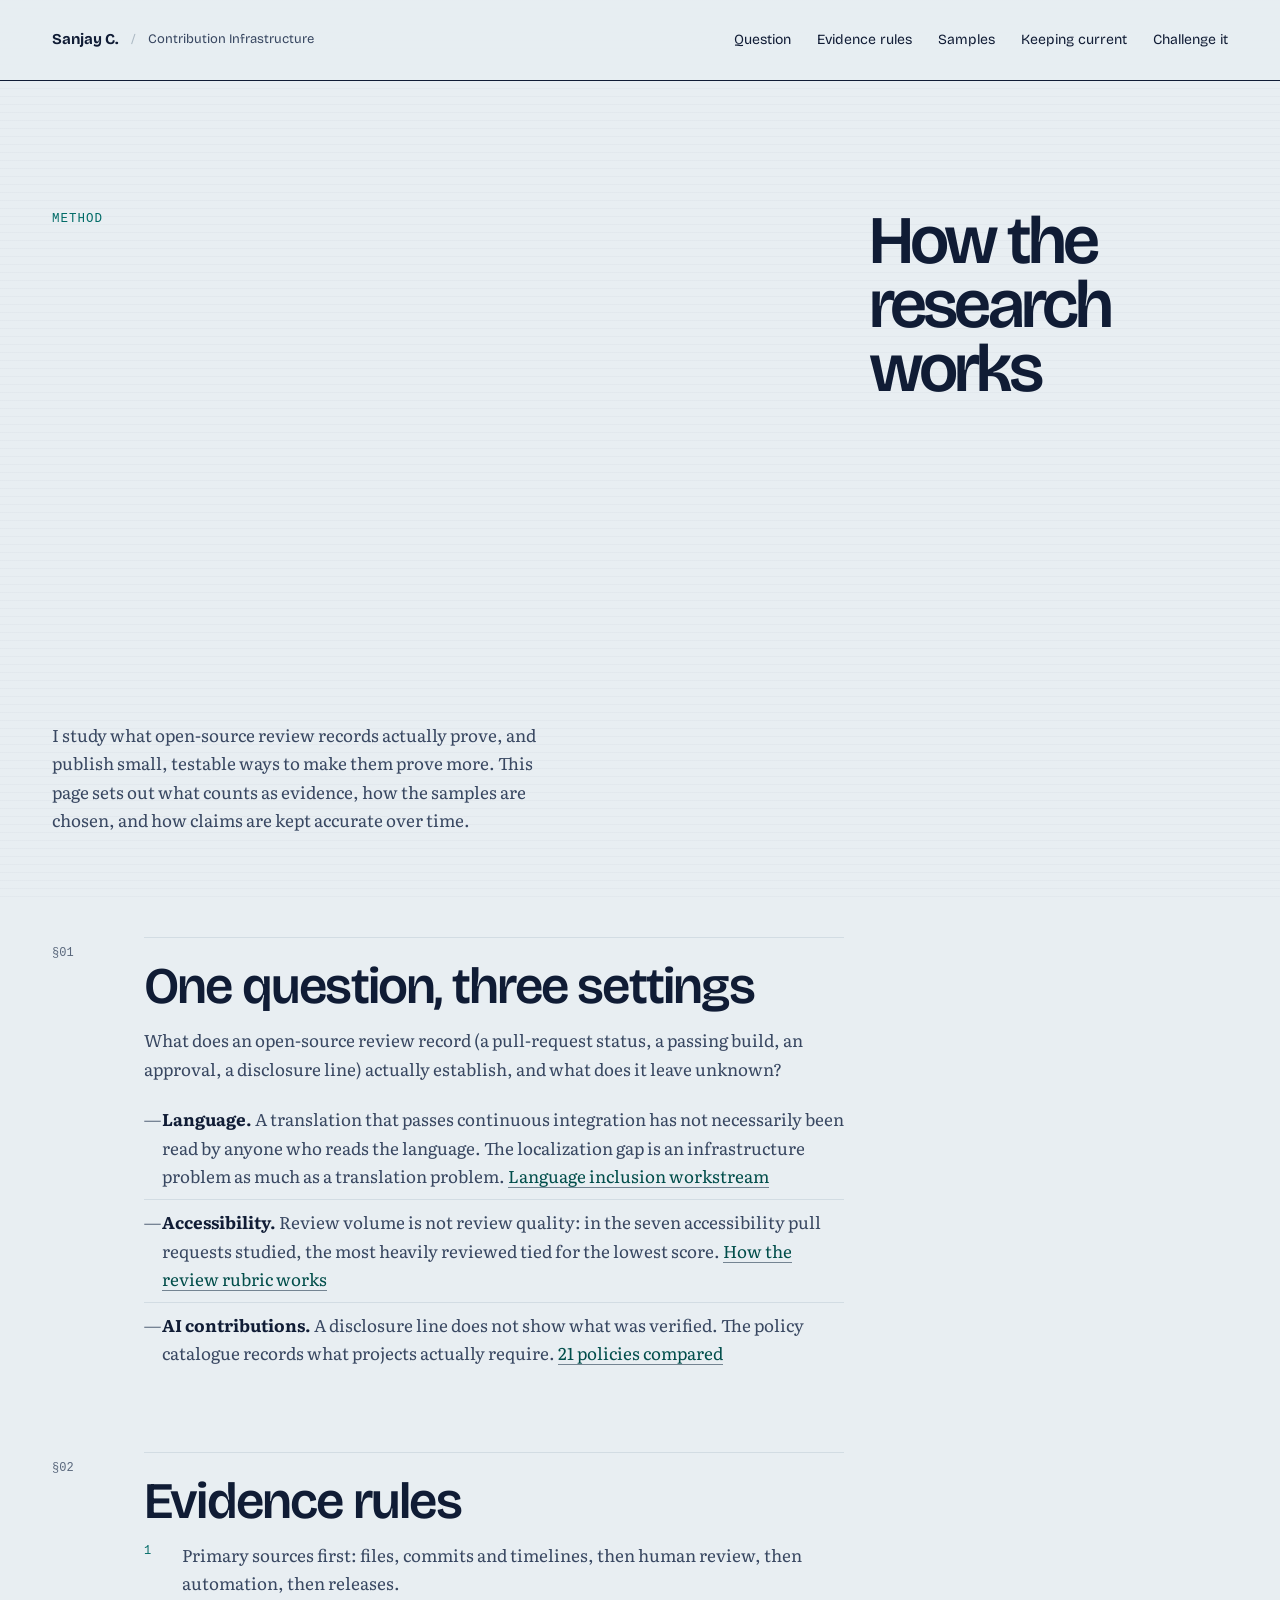
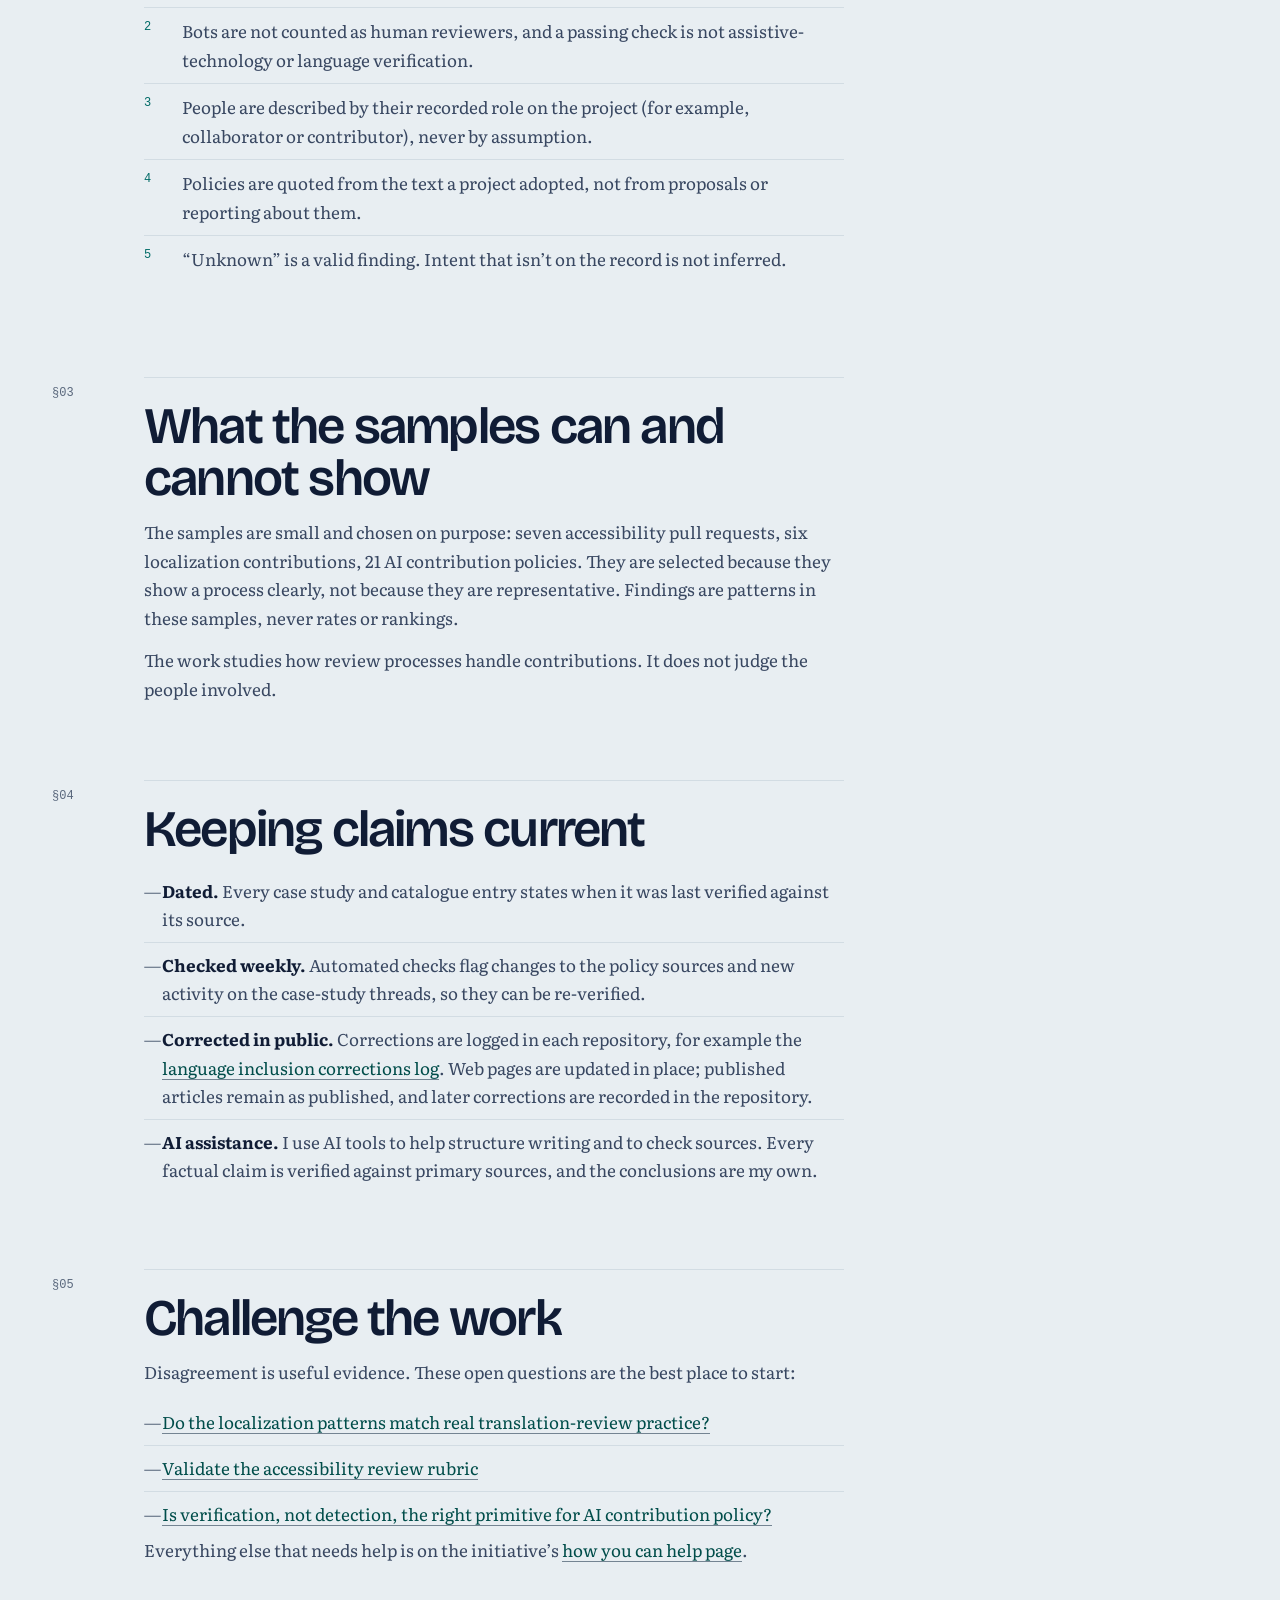
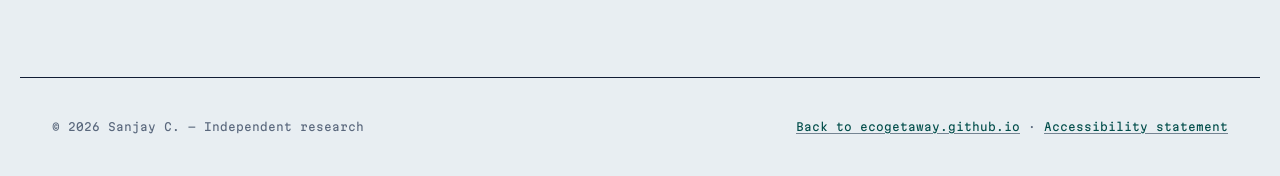
<file: method.html>
<!DOCTYPE html>
<html lang="en">
<head>
<meta charset="UTF-8">
<meta name="viewport" content="width=device-width, initial-scale=1.0">
<title>How the research works: method and evidence rules — Sanjay C.</title>
<meta name="description" content="The method behind the case studies and catalogues: what counts as evidence, how samples are chosen, how claims are re-checked, and where corrections are logged.">
<meta name="author" content="Sanjay C.">
<meta property="og:site_name" content="Sanjay C.">
<meta property="og:title" content="How the research works: method and evidence rules">
<meta property="og:description" content="What counts as evidence, how samples are chosen, how claims are re-checked, and where corrections are logged.">
<meta property="og:type" content="website">
<meta property="og:url" content="https://ecogetaway.github.io/method.html">
<meta property="og:image" content="https://ecogetaway.github.io/social-card.png">
<meta property="og:image:alt" content="Open source contribution infrastructure — localization, accessibility, AI policy, documentation. Sanjay C.">
<meta name="twitter:card" content="summary_large_image">
<meta name="twitter:image:alt" content="Open source contribution infrastructure — localization, accessibility, AI policy, documentation. Sanjay C.">
<link rel="canonical" href="https://ecogetaway.github.io/method.html">
<link rel="icon" href="/favicon.svg" type="image/svg+xml">
<link rel="apple-touch-icon" href="/apple-touch-icon.png">
<link rel="preconnect" href="https://fonts.googleapis.com">
<link rel="preconnect" href="https://fonts.gstatic.com" crossorigin>
<link href="https://fonts.googleapis.com/css2?family=Bricolage+Grotesque:opsz,wght@12..96,400;12..96,500;12..96,600;12..96,700&family=Literata:opsz,wght@7..72,400;7..72,500;7..72,600&family=Martian+Mono:wght@400;500;600&display=swap" rel="stylesheet">
<link rel="stylesheet" href="/style.css">
<script type="application/ld+json">
{
  "@context": "https://schema.org",
  "@graph": [
    {
      "@type": "WebPage",
      "@id": "https://ecogetaway.github.io/method.html#webpage",
      "url": "https://ecogetaway.github.io/method.html",
      "name": "How the research works",
      "description": "The method behind the case studies and catalogues: what counts as evidence, how samples are chosen, how claims are re-checked, and where corrections are logged.",
      "inLanguage": "en",
      "isPartOf": {
        "@id": "https://ecogetaway.github.io/#website"
      },
      "author": {
        "@id": "https://ecogetaway.github.io/#sanjay-c"
      },
      "datePublished": "2026-09-25",
      "dateModified": "2026-09-25",
      "about": [
        {
          "@type": "Thing",
          "name": "Research method"
        },
        {
          "@type": "Thing",
          "name": "Open source contribution review"
        }
      ]
    }
  ]
}
</script>
</head>
<body>

<a class="skip-link" href="#content">Skip to main content</a>

<header class="topbar">
  <div class="topbar-inner">
    <a class="brand" href="./">
      <b>Sanjay C.</b><span class="sep">/</span><span class="desc">Contribution Infrastructure</span>
    </a>
    <nav class="jumplinks" aria-label="Page sections">
      <a href="#question">Question</a>
      <a href="#evidence">Evidence rules</a>
      <a href="#samples">Samples</a>
      <a href="#current">Keeping current</a>
      <a href="#challenge">Challenge it</a>
    </nav>
  </div>
</header>

<main id="content">

<div class="hero" style="padding-bottom:12px;">
  <div class="eyebrow">Method</div>
  <h1 style="max-width:22ch;">How the research works</h1>
  <p class="byline">I study what open-source review records actually prove, and publish small, testable ways to make them prove more. This page sets out what counts as evidence, how the samples are chosen, and how claims are kept accurate over time.</p>
  <hr class="rule-full" aria-hidden="true">
</div>

  <section id="question">
    <div class="tag" aria-hidden="true">§01</div>
    <div class="body">
      <h2>One question, three settings</h2>
      <p>What does an open-source review record (a pull-request status, a passing build, an approval, a disclosure line) actually establish, and what does it leave unknown?</p>
      <ul class="plain" role="list">
        <li><strong style="color:var(--ink);">Language.</strong> A translation that passes continuous integration has not necessarily been read by anyone who reads the language. The localization gap is an infrastructure problem as much as a translation problem. <a href="https://oss-infrastructure-initiative.netlify.app/language-inclusion" target="_blank" rel="noopener">Language inclusion workstream<span class="visually-hidden"> (opens in a new tab)</span></a></li>
        <li><strong style="color:var(--ink);">Accessibility.</strong> Review volume is not review quality: in the seven accessibility pull requests studied, the most heavily reviewed tied for the lowest score. <a href="https://oss-infrastructure-initiative.netlify.app/accessibility-contribution-review" target="_blank" rel="noopener">How the review rubric works<span class="visually-hidden"> (opens in a new tab)</span></a></li>
        <li><strong style="color:var(--ink);">AI contributions.</strong> A disclosure line does not show what was verified. The policy catalogue records what projects actually require. <a href="https://oss-infrastructure-initiative.netlify.app/ai-contribution-policies-compared" target="_blank" rel="noopener">21 policies compared<span class="visually-hidden"> (opens in a new tab)</span></a></li>
      </ul>
    </div>
  </section>

  <section id="evidence">
    <div class="tag" aria-hidden="true">§02</div>
    <div class="body">
      <h2>Evidence rules</h2>
      <ol class="approach" role="list">
        <li>Primary sources first: files, commits and timelines, then human review, then automation, then releases.</li>
        <li>Bots are not counted as human reviewers, and a passing check is not assistive-technology or language verification.</li>
        <li>People are described by their recorded role on the project (for example, collaborator or contributor), never by assumption.</li>
        <li>Policies are quoted from the text a project adopted, not from proposals or reporting about them.</li>
        <li>“Unknown” is a valid finding. Intent that isn’t on the record is not inferred.</li>
      </ol>
    </div>
  </section>

  <section id="samples">
    <div class="tag" aria-hidden="true">§03</div>
    <div class="body">
      <h2>What the samples can and cannot show</h2>
      <p>The samples are small and chosen on purpose: seven accessibility pull requests, six localization contributions, 21 AI contribution policies. They are selected because they show a process clearly, not because they are representative. Findings are patterns in these samples, never rates or rankings.</p>
      <p>The work studies how review processes handle contributions. It does not judge the people involved.</p>
    </div>
  </section>

  <section id="current">
    <div class="tag" aria-hidden="true">§04</div>
    <div class="body">
      <h2>Keeping claims current</h2>
      <ul class="plain" role="list">
        <li><strong style="color:var(--ink);">Dated.</strong> Every case study and catalogue entry states when it was last verified against its source.</li>
        <li><strong style="color:var(--ink);">Checked weekly.</strong> Automated checks flag changes to the policy sources and new activity on the case-study threads, so they can be re-verified.</li>
        <li><strong style="color:var(--ink);">Corrected in public.</strong> Corrections are logged in each repository, for example the <a href="https://github.com/ecogetaway/oss-language-inclusion/blob/main/CORRECTIONS.md" target="_blank" rel="noopener">language inclusion corrections log<span class="visually-hidden"> (opens in a new tab)</span></a>. Web pages are updated in place; published articles remain as published, and later corrections are recorded in the repository.</li>
        <li><strong style="color:var(--ink);">AI assistance.</strong> I use AI tools to help structure writing and to check sources. Every factual claim is verified against primary sources, and the conclusions are my own.</li>
      </ul>
    </div>
  </section>

  <section id="challenge">
    <div class="tag" aria-hidden="true">§05</div>
    <div class="body">
      <h2>Challenge the work</h2>
      <p>Disagreement is useful evidence. These open questions are the best place to start:</p>
      <ul class="plain" role="list">
        <li><a href="https://github.com/ecogetaway/oss-language-inclusion/issues/7" target="_blank" rel="noopener">Do the localization patterns match real translation-review practice?<span class="visually-hidden"> (opens in a new tab)</span></a></li>
        <li><a href="https://github.com/ecogetaway/oss-accessibility-inclusion/issues/11" target="_blank" rel="noopener">Validate the accessibility review rubric<span class="visually-hidden"> (opens in a new tab)</span></a></li>
        <li><a href="https://github.com/ecogetaway/oss-ai-contribution-policy/issues/32" target="_blank" rel="noopener">Is verification, not detection, the right primitive for AI contribution policy?<span class="visually-hidden"> (opens in a new tab)</span></a></li>
      </ul>
      <p>Everything else that needs help is on the initiative’s <a href="https://oss-infrastructure-initiative.netlify.app/contribute" target="_blank" rel="noopener">how you can help page<span class="visually-hidden"> (opens in a new tab)</span></a>.</p>
    </div>
  </section>

</main>

<footer>
  <div>© 2026 Sanjay C. — Independent research</div>
  <div><a href="./">Back to ecogetaway.github.io</a> · <a href="/accessibility.html">Accessibility statement</a></div>
</footer>

</body>
</html>
</file>
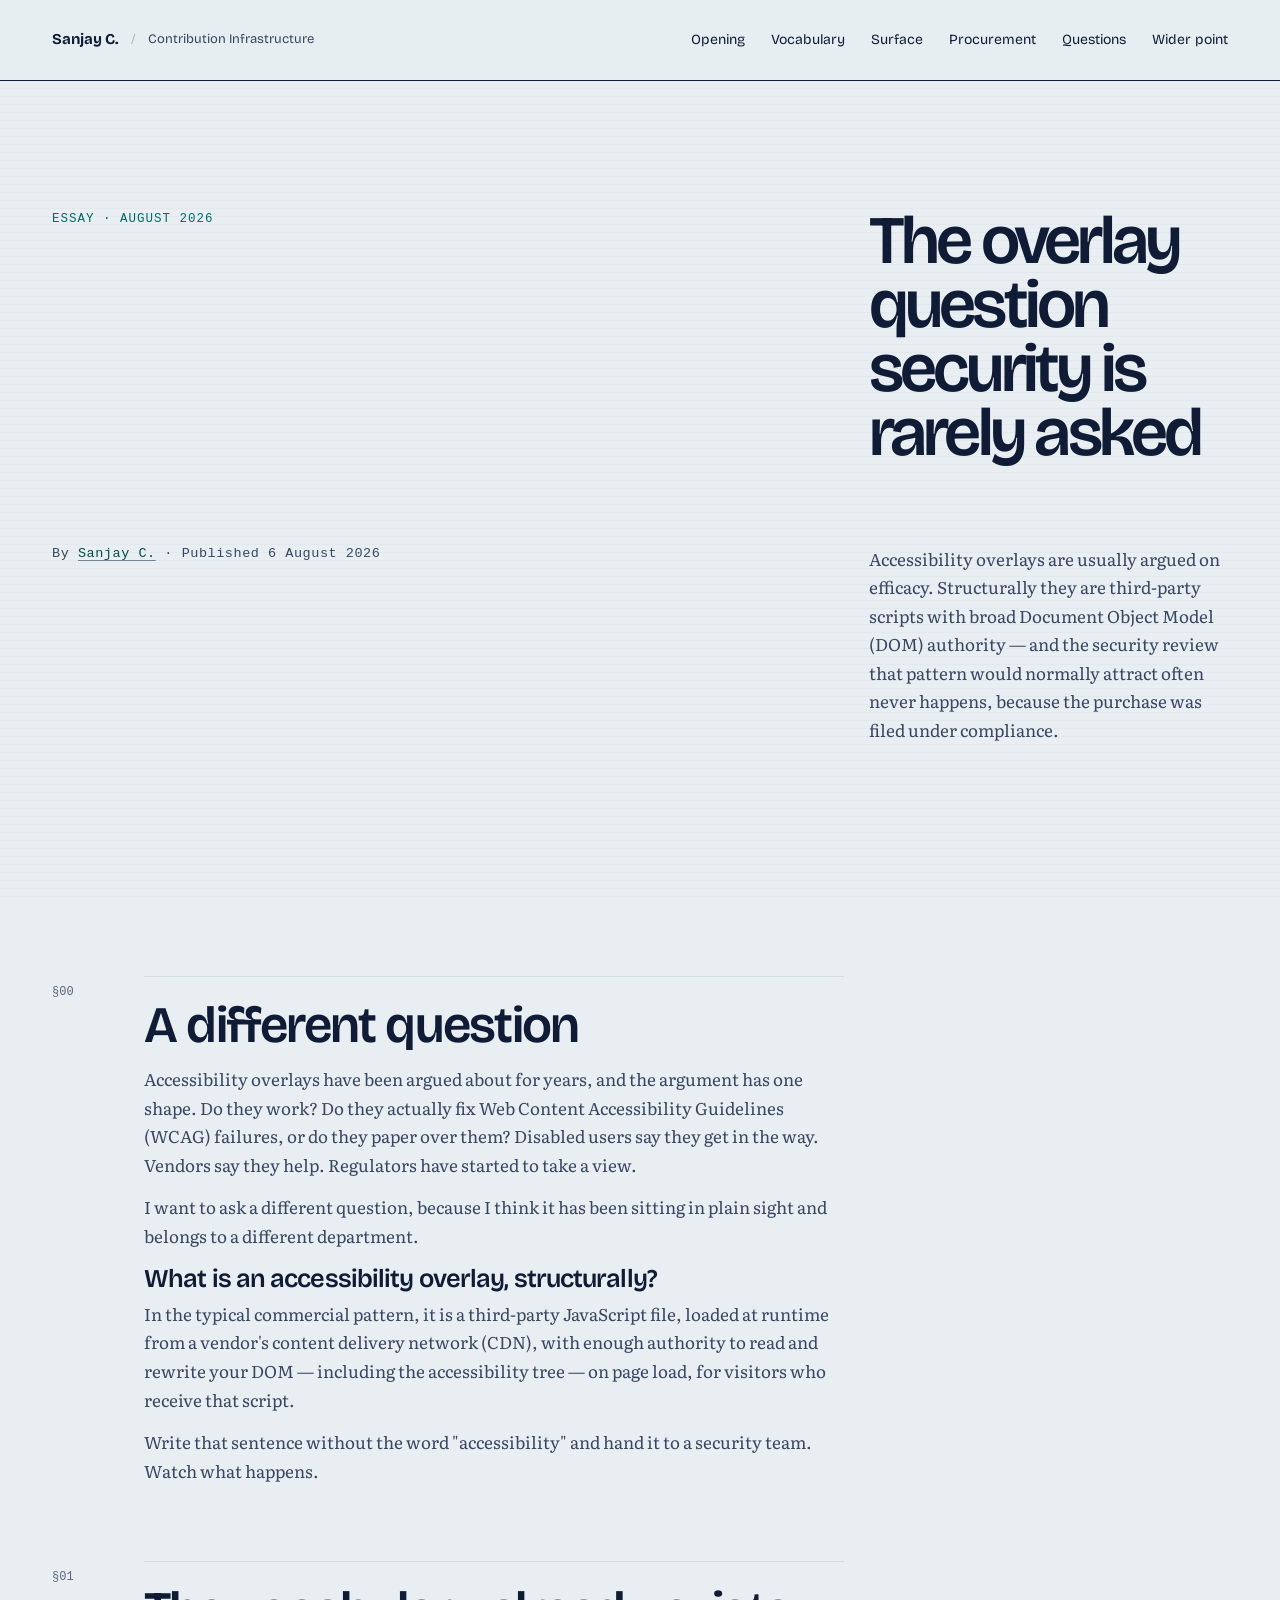
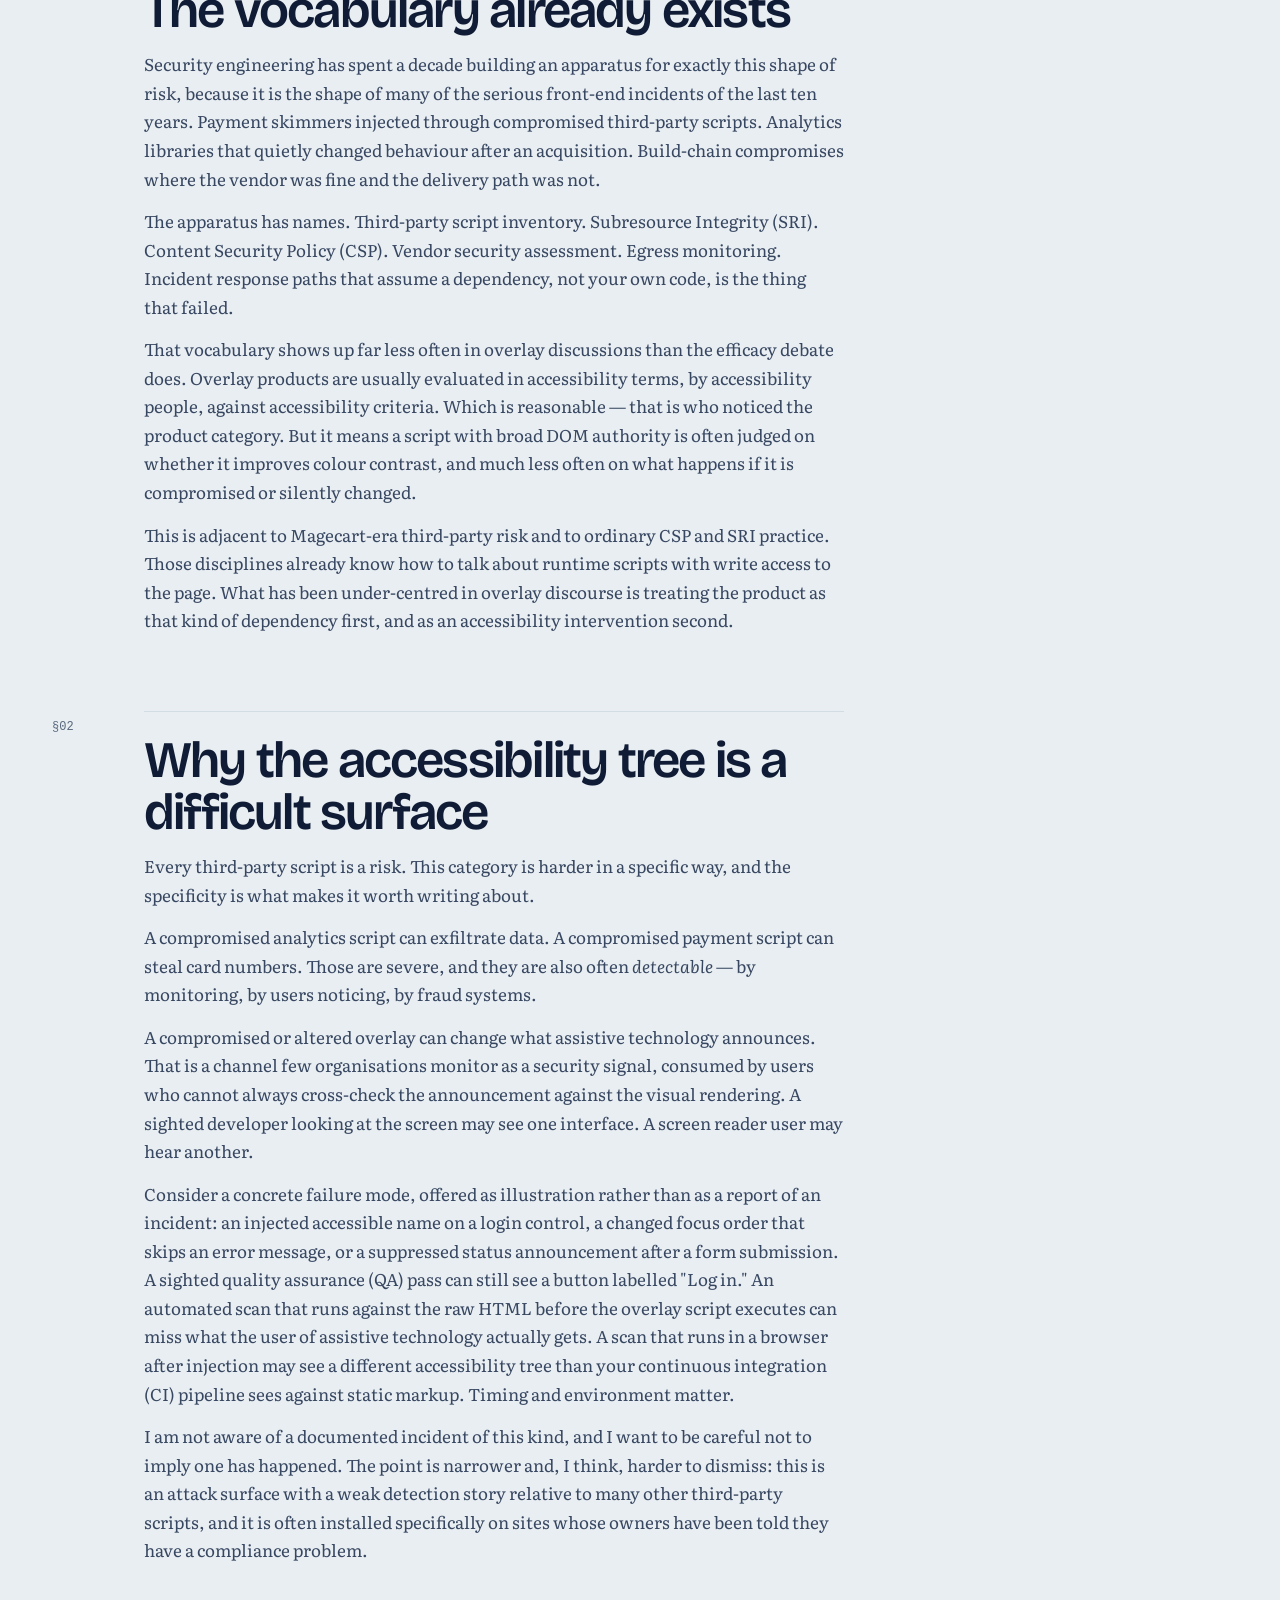
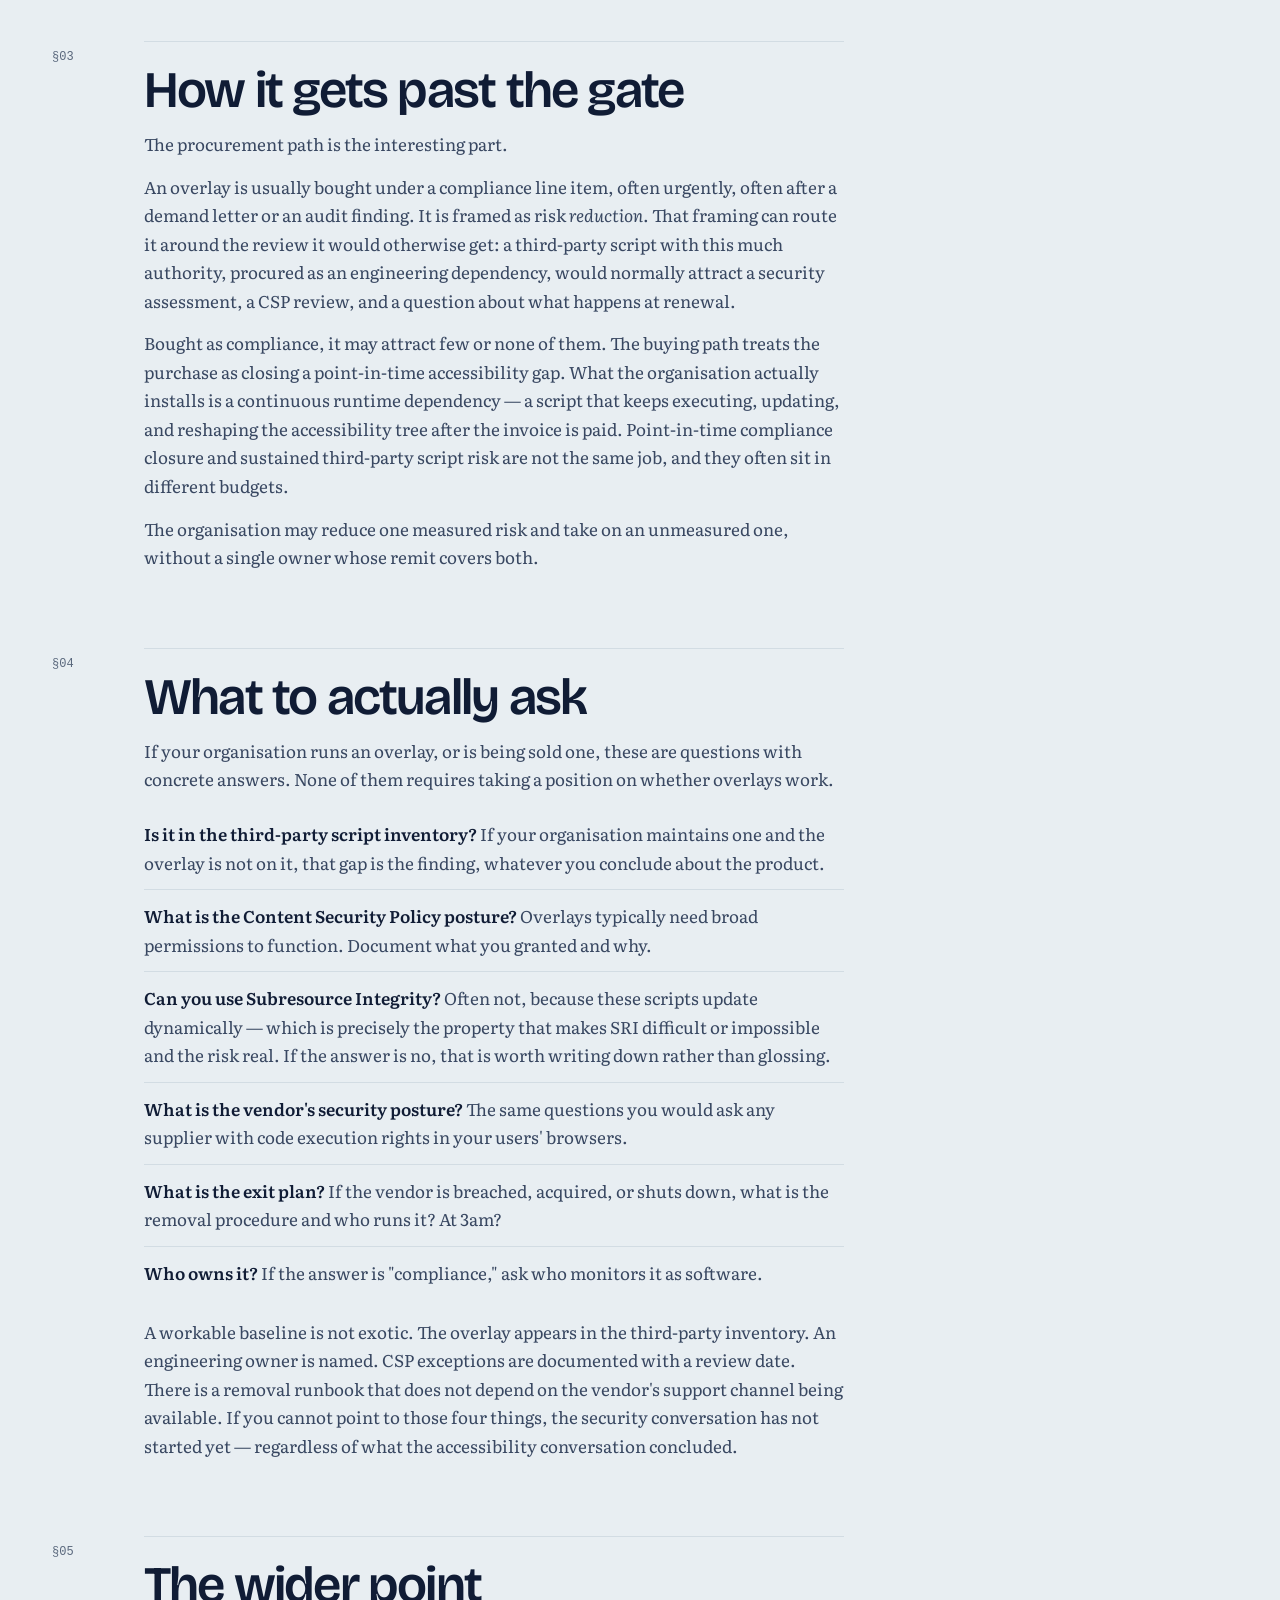
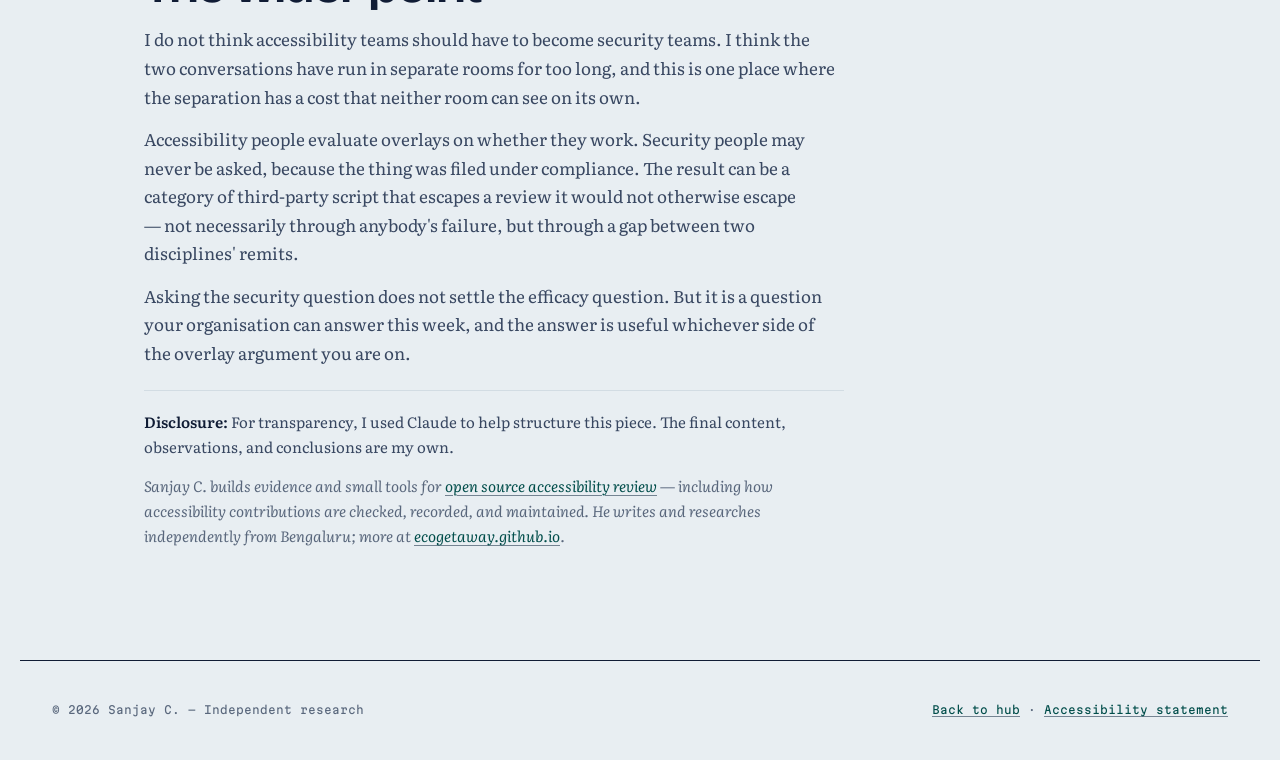
<file: writing/overlays-supply-chain.html>
<!DOCTYPE html>
<html lang="en">
<head>
<meta charset="UTF-8">
<meta name="viewport" content="width=device-width, initial-scale=1.0">
<title>The overlay question security is rarely asked — Sanjay C.</title>
<meta name="description" content="Accessibility overlays are third-party scripts with broad DOM authority. Bought as compliance, they often skip the security review that pattern normally gets.">
<meta name="author" content="Sanjay C.">
<meta property="og:site_name" content="Sanjay C.">
<meta property="og:title" content="The overlay question security is rarely asked">
<meta property="og:description" content="Overlays as third-party script risk: inventory, CSP, SRI, ownership, and exit plans — without reopening the efficacy debate.">
<meta property="og:type" content="article">
<meta property="og:url" content="https://ecogetaway.github.io/writing/overlays-supply-chain.html">
<meta property="og:image" content="https://ecogetaway.github.io/social-card.png">
<meta property="og:image:width" content="1200">
<meta property="og:image:height" content="630">
<meta property="og:image:alt" content="Open source contribution infrastructure — localization, accessibility, AI policy, documentation. Sanjay C.">
<meta property="article:published_time" content="2026-08-06">
<meta property="article:author" content="https://ecogetaway.github.io/">
<meta name="twitter:card" content="summary_large_image">
<meta name="twitter:image:alt" content="Open source contribution infrastructure — localization, accessibility, AI policy, documentation. Sanjay C.">
<meta name="twitter:title" content="The overlay question security is rarely asked">
<meta name="twitter:description" content="Overlays as third-party script risk: inventory, CSP, SRI, ownership, and exit plans — without reopening the efficacy debate.">
<meta name="twitter:image" content="https://ecogetaway.github.io/social-card.png">
<link rel="canonical" href="https://ecogetaway.github.io/writing/overlays-supply-chain.html">
<link rel="icon" href="/favicon.svg" type="image/svg+xml">
<link rel="apple-touch-icon" href="/apple-touch-icon.png">
<link rel="preconnect" href="https://fonts.googleapis.com">
<link rel="preconnect" href="https://fonts.gstatic.com" crossorigin>
<link href="https://fonts.googleapis.com/css2?family=Bricolage+Grotesque:opsz,wght@12..96,400;12..96,500;12..96,600;12..96,700&family=Literata:opsz,wght@7..72,400;7..72,500;7..72,600&family=Martian+Mono:wght@400;500;600&display=swap" rel="stylesheet">
<link rel="stylesheet" href="../style.css">
<script type="application/ld+json">
{
  "@context": "https://schema.org",
  "@type": "Article",
  "@id": "https://ecogetaway.github.io/writing/overlays-supply-chain.html#article",
  "headline": "The overlay question security is rarely asked",
  "description": "Accessibility overlays are third-party scripts with broad DOM authority. Bought as compliance, they often skip the security review that pattern normally gets.",
  "url": "https://ecogetaway.github.io/writing/overlays-supply-chain.html",
  "mainEntityOfPage": "https://ecogetaway.github.io/writing/overlays-supply-chain.html",
  "datePublished": "2026-08-06",
  "dateModified": "2026-09-24",
  "inLanguage": "en",
  "image": "https://ecogetaway.github.io/social-card.png",
  "author": {
    "@type": "Person",
    "@id": "https://ecogetaway.github.io/#sanjay-c",
    "name": "Sanjay C.",
    "url": "https://ecogetaway.github.io/"
  },
  "publisher": { "@id": "https://ecogetaway.github.io/#sanjay-c" },
  "isPartOf": { "@id": "https://ecogetaway.github.io/#website" },
  "about": ["Accessibility overlays", "Third-party script risk", "Content Security Policy", "Subresource Integrity"]
}
</script>
</head>
<body>

<a class="skip-link" href="#content">Skip to main content</a>

<header class="topbar">
  <div class="topbar-inner">
    <a class="brand" href="../">
      <b>Sanjay C.</b><span class="sep">/</span><span class="desc">Contribution Infrastructure</span>
    </a>
    <nav class="jumplinks" aria-label="Page sections">
      <a href="#opening">Opening</a>
      <a href="#vocabulary">Vocabulary</a>
      <a href="#surface">Surface</a>
      <a href="#gate">Procurement</a>
      <a href="#ask">Questions</a>
      <a href="#wider">Wider point</a>
    </nav>
  </div>
</header>

<main id="content">

<div class="hero" style="padding-bottom:12px;">
  <div class="eyebrow">Essay · August 2026</div>
  <h1 class="article-title">The overlay question security is rarely asked</h1>
  <p class="article-meta">By <a href="../" rel="author">Sanjay C.</a> · Published 6 August 2026</p>
  <p class="byline">Accessibility overlays are usually argued on efficacy. Structurally they are third-party scripts with broad Document Object Model (DOM) authority — and the security review that pattern would normally attract often never happens, because the purchase was filed under compliance.</p>
  <hr class="rule-full" aria-hidden="true">
</div>

  <section id="opening" class="article-body">
    <div class="tag" aria-hidden="true">§00</div>
    <div class="body">
      <h2>A different question</h2>
      <p>Accessibility overlays have been argued about for years, and the argument has one shape. Do they work? Do they actually fix Web Content Accessibility Guidelines (WCAG) failures, or do they paper over them? Disabled users say they get in the way. Vendors say they help. Regulators have started to take a view.</p>
      <p>I want to ask a different question, because I think it has been sitting in plain sight and belongs to a different department.</p>
      <h3>What is an accessibility overlay, structurally?</h3>
      <p>In the typical commercial pattern, it is a third-party JavaScript file, loaded at runtime from a vendor's content delivery network (CDN), with enough authority to read and rewrite your DOM — including the accessibility tree — on page load, for visitors who receive that script.</p>
      <p>Write that sentence without the word "accessibility" and hand it to a security team. Watch what happens.</p>
    </div>
  </section>

  <section id="vocabulary" class="article-body">
    <div class="tag" aria-hidden="true">§01</div>
    <div class="body">
      <h2>The vocabulary already exists</h2>
      <p>Security engineering has spent a decade building an apparatus for exactly this shape of risk, because it is the shape of many of the serious front-end incidents of the last ten years. Payment skimmers injected through compromised third-party scripts. Analytics libraries that quietly changed behaviour after an acquisition. Build-chain compromises where the vendor was fine and the delivery path was not.</p>
      <p>The apparatus has names. Third-party script inventory. Subresource Integrity (SRI). Content Security Policy (CSP). Vendor security assessment. Egress monitoring. Incident response paths that assume a dependency, not your own code, is the thing that failed.</p>
      <p>That vocabulary shows up far less often in overlay discussions than the efficacy debate does. Overlay products are usually evaluated in accessibility terms, by accessibility people, against accessibility criteria. Which is reasonable — that is who noticed the product category. But it means a script with broad DOM authority is often judged on whether it improves colour contrast, and much less often on what happens if it is compromised or silently changed.</p>
      <p>This is adjacent to Magecart-era third-party risk and to ordinary CSP and SRI practice. Those disciplines already know how to talk about runtime scripts with write access to the page. What has been under-centred in overlay discourse is treating the product as that kind of dependency first, and as an accessibility intervention second.</p>
    </div>
  </section>

  <section id="surface" class="article-body">
    <div class="tag" aria-hidden="true">§02</div>
    <div class="body">
      <h2>Why the accessibility tree is a difficult surface</h2>
      <p>Every third-party script is a risk. This category is harder in a specific way, and the specificity is what makes it worth writing about.</p>
      <p>A compromised analytics script can exfiltrate data. A compromised payment script can steal card numbers. Those are severe, and they are also often <em>detectable</em> — by monitoring, by users noticing, by fraud systems.</p>
      <p>A compromised or altered overlay can change what assistive technology announces. That is a channel few organisations monitor as a security signal, consumed by users who cannot always cross-check the announcement against the visual rendering. A sighted developer looking at the screen may see one interface. A screen reader user may hear another.</p>
      <p>Consider a concrete failure mode, offered as illustration rather than as a report of an incident: an injected accessible name on a login control, a changed focus order that skips an error message, or a suppressed status announcement after a form submission. A sighted quality assurance (QA) pass can still see a button labelled "Log in." An automated scan that runs against the raw HTML before the overlay script executes can miss what the user of assistive technology actually gets. A scan that runs in a browser after injection may see a different accessibility tree than your continuous integration (CI) pipeline sees against static markup. Timing and environment matter.</p>
      <p>I am not aware of a documented incident of this kind, and I want to be careful not to imply one has happened. The point is narrower and, I think, harder to dismiss: this is an attack surface with a weak detection story relative to many other third-party scripts, and it is often installed specifically on sites whose owners have been told they have a compliance problem.</p>
    </div>
  </section>

  <section id="gate" class="article-body">
    <div class="tag" aria-hidden="true">§03</div>
    <div class="body">
      <h2>How it gets past the gate</h2>
      <p>The procurement path is the interesting part.</p>
      <p>An overlay is usually bought under a compliance line item, often urgently, often after a demand letter or an audit finding. It is framed as risk <em>reduction</em>. That framing can route it around the review it would otherwise get: a third-party script with this much authority, procured as an engineering dependency, would normally attract a security assessment, a CSP review, and a question about what happens at renewal.</p>
      <p>Bought as compliance, it may attract few or none of them. The buying path treats the purchase as closing a point-in-time accessibility gap. What the organisation actually installs is a continuous runtime dependency — a script that keeps executing, updating, and reshaping the accessibility tree after the invoice is paid. Point-in-time compliance closure and sustained third-party script risk are not the same job, and they often sit in different budgets.</p>
      <p>The organisation may reduce one measured risk and take on an unmeasured one, without a single owner whose remit covers both.</p>
    </div>
  </section>

  <section id="ask" class="article-body">
    <div class="tag" aria-hidden="true">§04</div>
    <div class="body">
      <h2>What to actually ask</h2>
      <p>If your organisation runs an overlay, or is being sold one, these are questions with concrete answers. None of them requires taking a position on whether overlays work.</p>
      <ul class="checklist" role="list">
        <li><strong>Is it in the third-party script inventory?</strong> If your organisation maintains one and the overlay is not on it, that gap is the finding, whatever you conclude about the product.</li>
        <li><strong>What is the Content Security Policy posture?</strong> Overlays typically need broad permissions to function. Document what you granted and why.</li>
        <li><strong>Can you use Subresource Integrity?</strong> Often not, because these scripts update dynamically — which is precisely the property that makes SRI difficult or impossible and the risk real. If the answer is no, that is worth writing down rather than glossing.</li>
        <li><strong>What is the vendor's security posture?</strong> The same questions you would ask any supplier with code execution rights in your users' browsers.</li>
        <li><strong>What is the exit plan?</strong> If the vendor is breached, acquired, or shuts down, what is the removal procedure and who runs it? At 3am?</li>
        <li><strong>Who owns it?</strong> If the answer is "compliance," ask who monitors it as software.</li>
      </ul>
      <p>A workable baseline is not exotic. The overlay appears in the third-party inventory. An engineering owner is named. CSP exceptions are documented with a review date. There is a removal runbook that does not depend on the vendor's support channel being available. If you cannot point to those four things, the security conversation has not started yet — regardless of what the accessibility conversation concluded.</p>
    </div>
  </section>

  <section id="wider" class="article-body">
    <div class="tag" aria-hidden="true">§05</div>
    <div class="body">
      <h2>The wider point</h2>
      <p>I do not think accessibility teams should have to become security teams. I think the two conversations have run in separate rooms for too long, and this is one place where the separation has a cost that neither room can see on its own.</p>
      <p>Accessibility people evaluate overlays on whether they work. Security people may never be asked, because the thing was filed under compliance. The result can be a category of third-party script that escapes a review it would not otherwise escape — not necessarily through anybody's failure, but through a gap between two disciplines' remits.</p>
      <p>Asking the security question does not settle the efficacy question. But it is a question your organisation can answer this week, and the answer is useful whichever side of the overlay argument you are on.</p>
      <p class="article-disclosure"><strong>Disclosure:</strong> For transparency, I used Claude to help structure this piece. The final content, observations, and conclusions are my own.</p>
      <p class="article-endnote">Sanjay C. builds evidence and small tools for <a href="https://oss-infrastructure-initiative.netlify.app/accessibility-contribution-review">open source accessibility review</a> — including how accessibility contributions are checked, recorded, and maintained. He writes and researches independently from Bengaluru; more at <a href="https://ecogetaway.github.io/">ecogetaway.github.io</a>.</p>
    </div>
  </section>

</main>

<footer>
  <div>© 2026 Sanjay C. — Independent research</div>
  <div><a href="../">Back to hub</a> · <a href="../accessibility.html">Accessibility statement</a></div>
</footer>

</body>
</html>
</file>
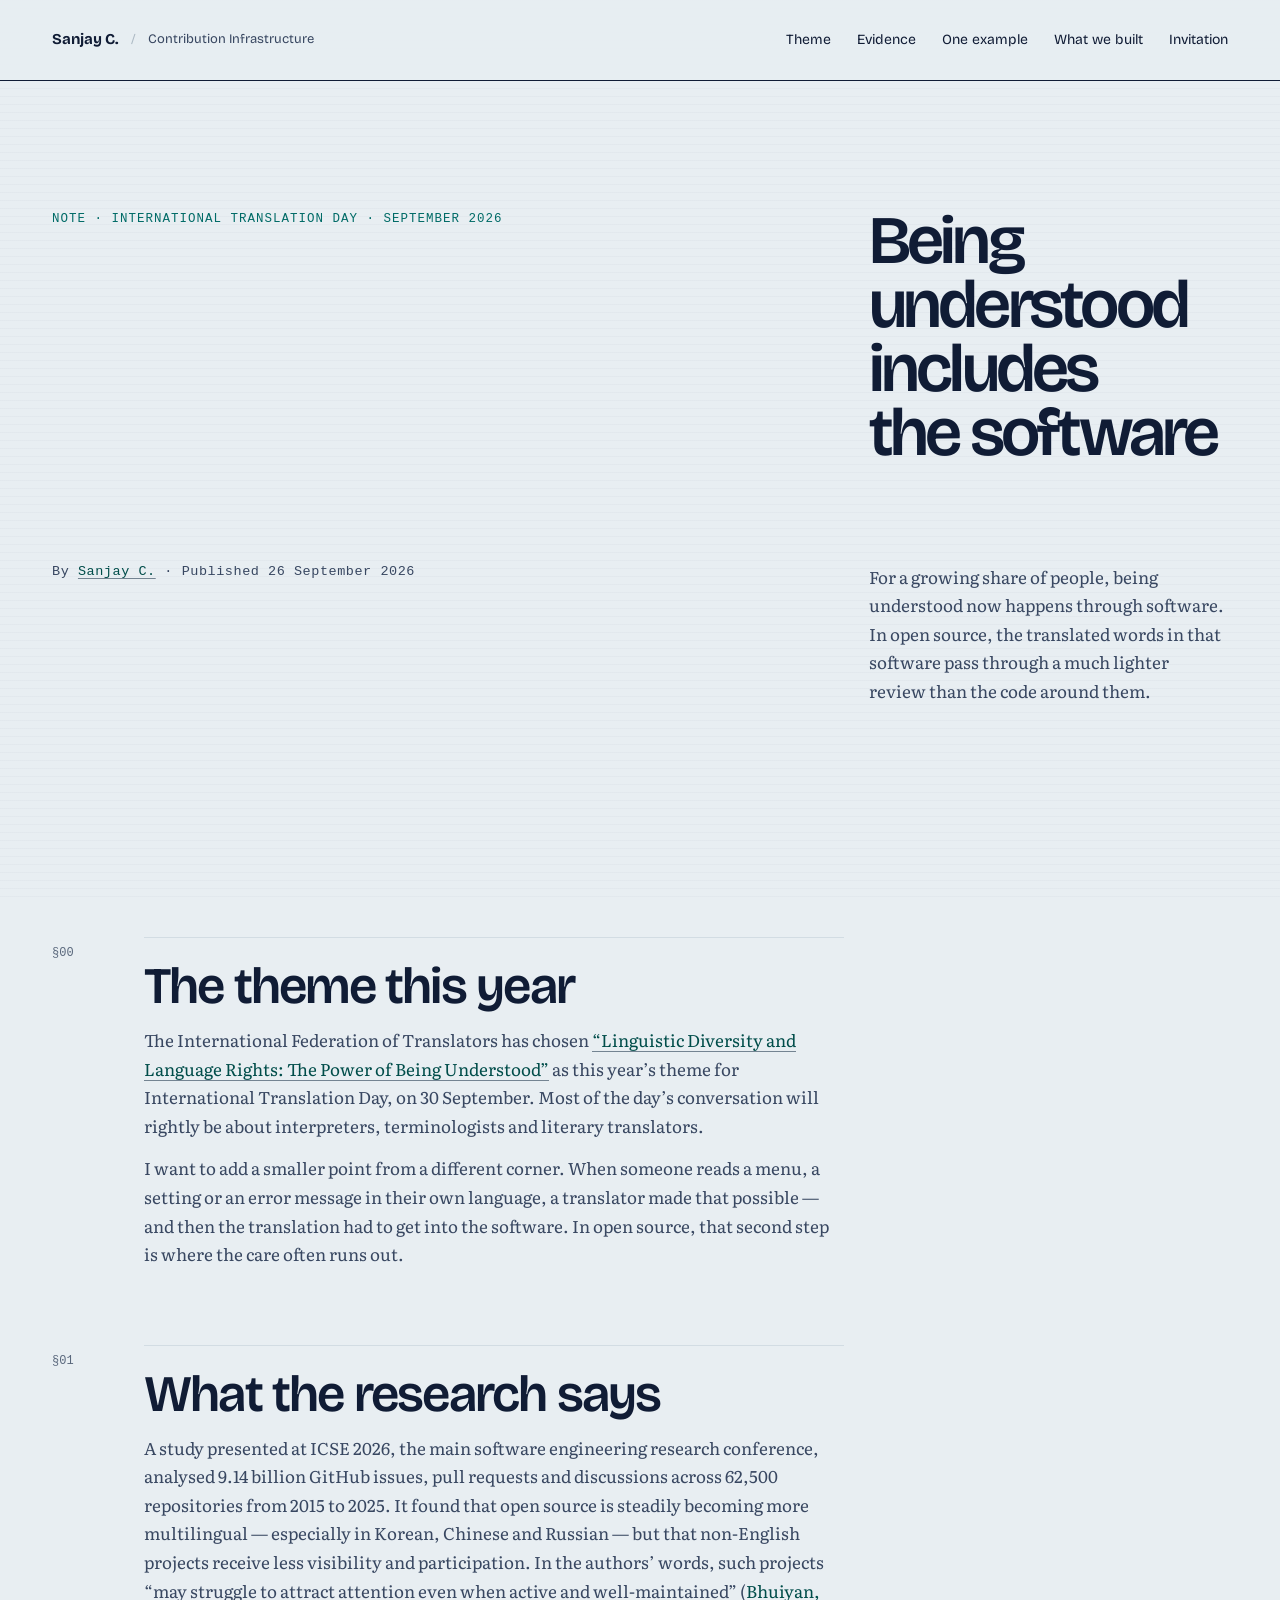
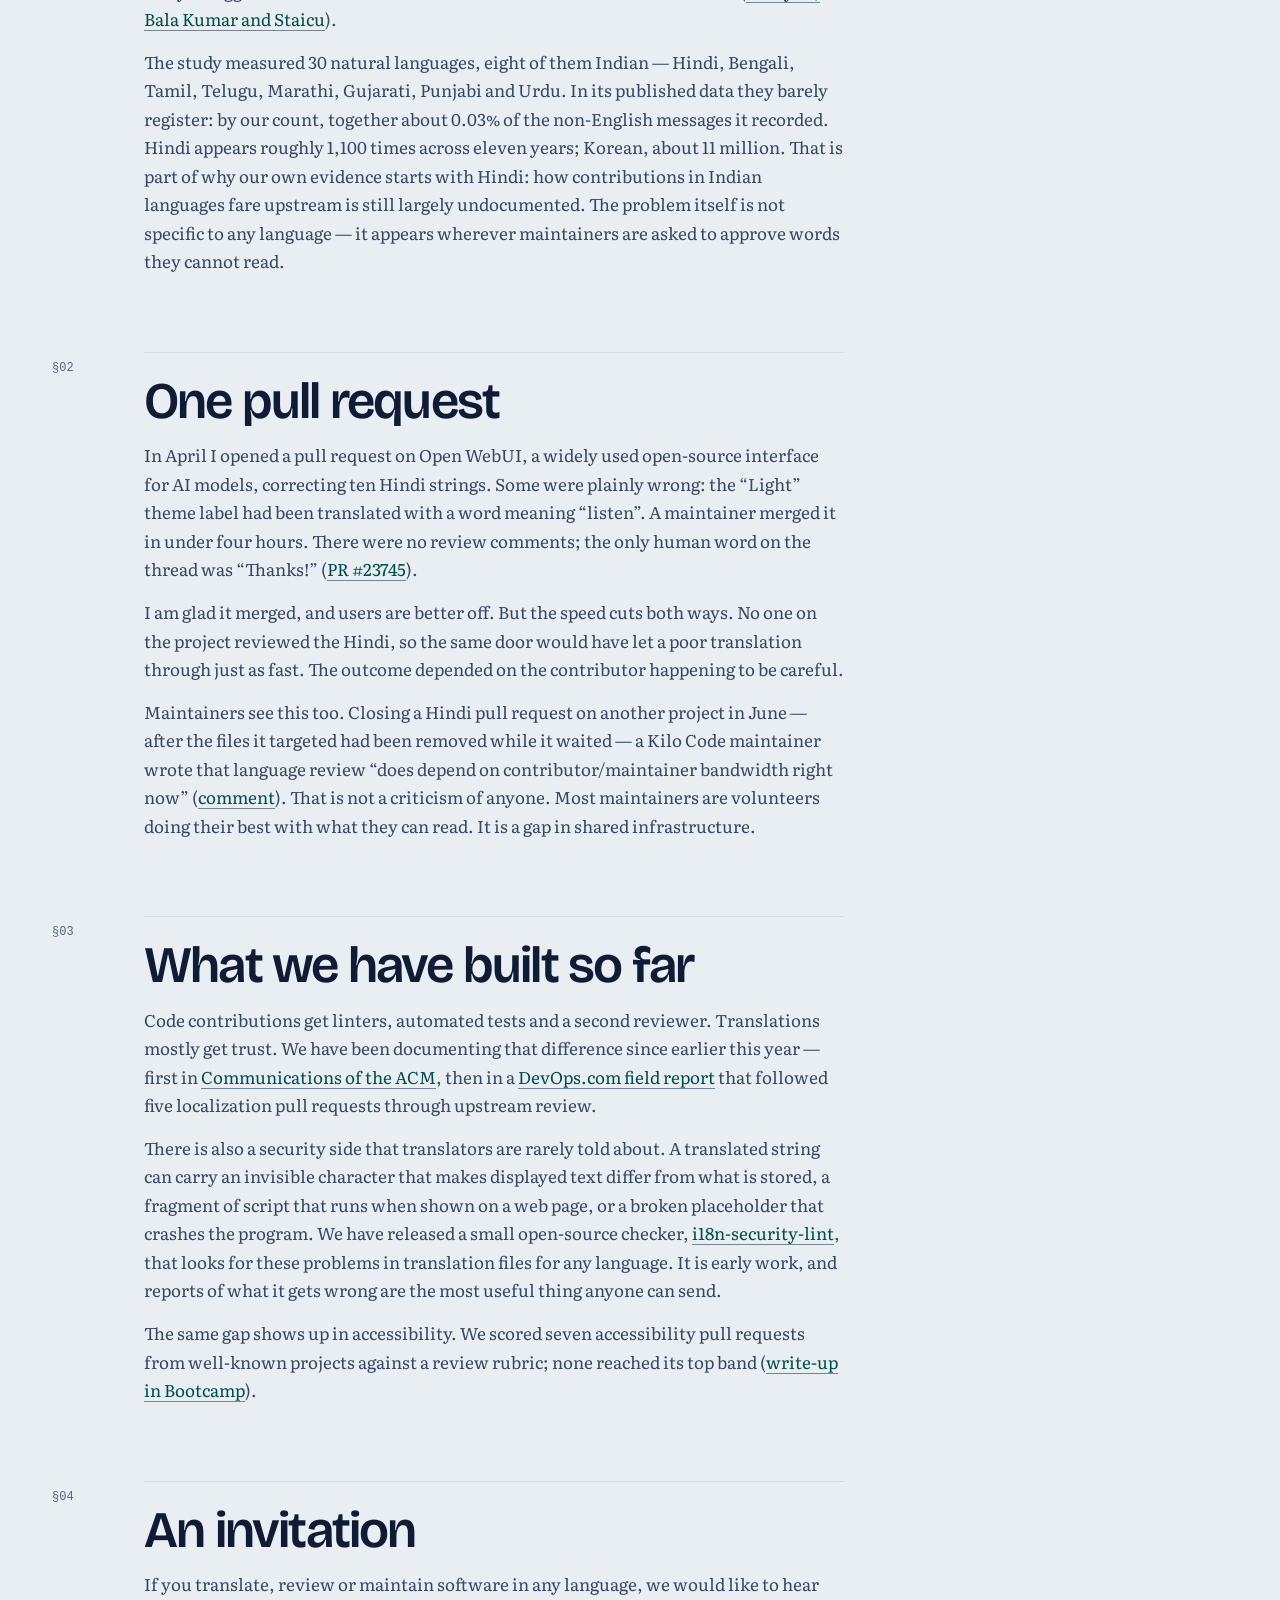
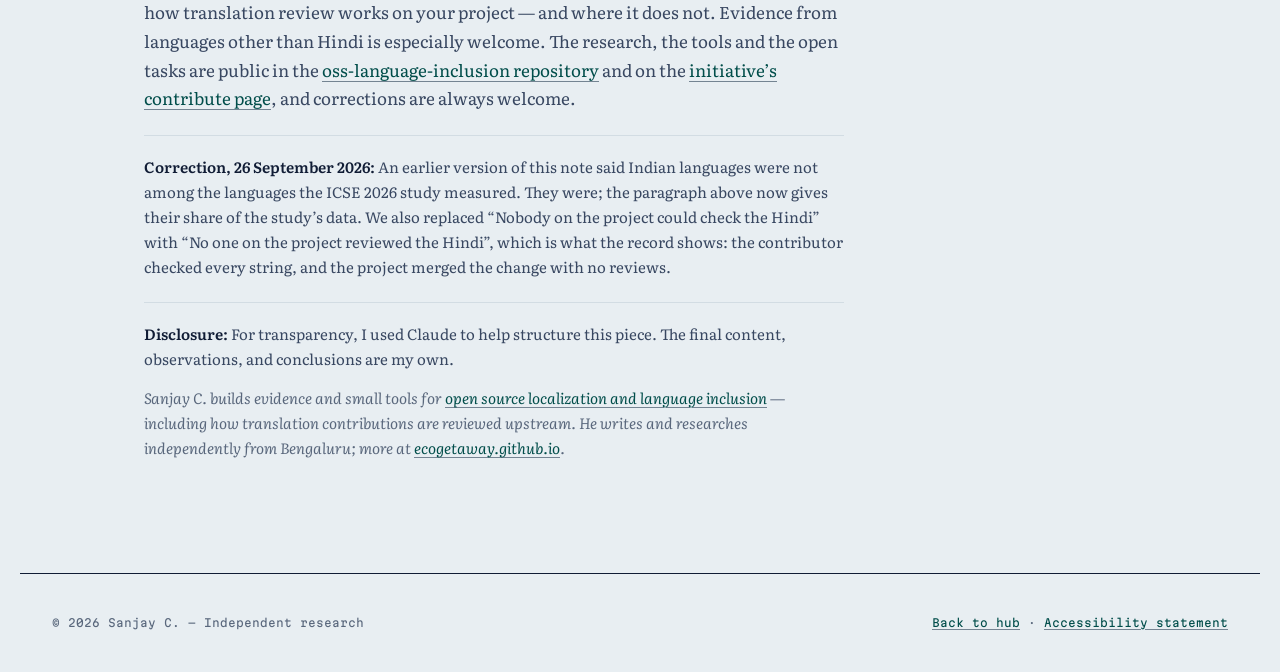
<file: writing/translation-day-2026.html>
<!DOCTYPE html>
<html lang="en">
<head>
<meta charset="UTF-8">
<meta name="viewport" content="width=device-width, initial-scale=1.0">
<title>Being understood includes the software — Sanjay C.</title>
<meta name="description" content="A note for International Translation Day 2026: in open source, the translated words people read pass through far lighter review than the code around them.">
<meta name="author" content="Sanjay C.">
<meta property="og:site_name" content="Sanjay C.">
<meta property="og:title" content="Being understood includes the software">
<meta property="og:description" content="International Translation Day 2026: why translations in open source need the kind of review code already gets.">
<meta property="og:type" content="article">
<meta property="og:url" content="https://ecogetaway.github.io/writing/translation-day-2026.html">
<meta property="og:image" content="https://ecogetaway.github.io/social-card.png">
<meta property="og:image:width" content="1200">
<meta property="og:image:height" content="630">
<meta property="og:image:alt" content="Open source contribution infrastructure — localization, accessibility, AI policy, documentation. Sanjay C.">
<meta property="article:published_time" content="2026-09-26">
<meta property="article:author" content="https://ecogetaway.github.io/">
<meta name="twitter:card" content="summary_large_image">
<meta name="twitter:image:alt" content="Open source contribution infrastructure — localization, accessibility, AI policy, documentation. Sanjay C.">
<meta name="twitter:title" content="Being understood includes the software">
<meta name="twitter:description" content="International Translation Day 2026: why translations in open source need the kind of review code already gets.">
<meta name="twitter:image" content="https://ecogetaway.github.io/social-card.png">
<link rel="canonical" href="https://ecogetaway.github.io/writing/translation-day-2026.html">
<link rel="icon" href="/favicon.svg" type="image/svg+xml">
<link rel="apple-touch-icon" href="/apple-touch-icon.png">
<link rel="preconnect" href="https://fonts.googleapis.com">
<link rel="preconnect" href="https://fonts.gstatic.com" crossorigin>
<link href="https://fonts.googleapis.com/css2?family=Bricolage+Grotesque:opsz,wght@12..96,400;12..96,500;12..96,600;12..96,700&family=Literata:opsz,wght@7..72,400;7..72,500;7..72,600&family=Martian+Mono:wght@400;500;600&display=swap" rel="stylesheet">
<link rel="stylesheet" href="../style.css">
<script type="application/ld+json">
{
  "@context": "https://schema.org",
  "@type": "Article",
  "@id": "https://ecogetaway.github.io/writing/translation-day-2026.html#article",
  "headline": "Being understood includes the software",
  "description": "A note for International Translation Day 2026: in open source, the translated words people read pass through far lighter review than the code around them.",
  "url": "https://ecogetaway.github.io/writing/translation-day-2026.html",
  "mainEntityOfPage": "https://ecogetaway.github.io/writing/translation-day-2026.html",
  "datePublished": "2026-09-26",
  "dateModified": "2026-09-26",
  "inLanguage": "en",
  "image": "https://ecogetaway.github.io/social-card.png",
  "author": {
    "@type": "Person",
    "@id": "https://ecogetaway.github.io/#sanjay-c",
    "name": "Sanjay C.",
    "url": "https://ecogetaway.github.io/"
  },
  "publisher": { "@id": "https://ecogetaway.github.io/#sanjay-c" },
  "isPartOf": { "@id": "https://ecogetaway.github.io/#website" },
  "about": ["International Translation Day", "Localization", "Internationalization", "Open source review"]
}
</script>
</head>
<body>

<a class="skip-link" href="#content">Skip to main content</a>

<header class="topbar">
  <div class="topbar-inner">
    <a class="brand" href="../">
      <b>Sanjay C.</b><span class="sep">/</span><span class="desc">Contribution Infrastructure</span>
    </a>
    <nav class="jumplinks" aria-label="Page sections">
      <a href="#theme">Theme</a>
      <a href="#evidence">Evidence</a>
      <a href="#example">One example</a>
      <a href="#built">What we built</a>
      <a href="#invitation">Invitation</a>
    </nav>
  </div>
</header>

<main id="content">

<div class="hero" style="padding-bottom:12px;">
  <div class="eyebrow">Note · International Translation Day · September 2026</div>
  <h1 class="article-title">Being understood includes the software</h1>
  <p class="article-meta">By <a href="../" rel="author">Sanjay C.</a> · Published 26 September 2026</p>
  <p class="byline">For a growing share of people, being understood now happens through software. In open source, the translated words in that software pass through a much lighter review than the code around them.</p>
  <hr class="rule-full" aria-hidden="true">
</div>

  <section id="theme" class="article-body">
    <div class="tag" aria-hidden="true">§00</div>
    <div class="body">
      <h2>The theme this year</h2>
      <p>The International Federation of Translators has chosen <a href="https://en.fit-ift.org/international-translation-day-2026/">“Linguistic Diversity and Language Rights: The Power of Being Understood”</a> as this year’s theme for International Translation Day, on 30 September. Most of the day’s conversation will rightly be about interpreters, terminologists and literary translators.</p>
      <p>I want to add a smaller point from a different corner. When someone reads a menu, a setting or an error message in their own language, a translator made that possible — and then the translation had to get into the software. In open source, that second step is where the care often runs out.</p>
    </div>
  </section>

  <section id="evidence" class="article-body">
    <div class="tag" aria-hidden="true">§01</div>
    <div class="body">
      <h2>What the research says</h2>
      <p>A study presented at ICSE 2026, the main software engineering research conference, analysed 9.14 billion GitHub issues, pull requests and discussions across 62,500 repositories from 2015 to 2025. It found that open source is steadily becoming more multilingual — especially in Korean, Chinese and Russian — but that non-English projects receive less visibility and participation. In the authors’ words, such projects “may struggle to attract attention even when active and well-maintained” (<a href="https://dl.acm.org/doi/10.1145/3744916.3787766">Bhuiyan, Bala Kumar and Staicu</a>).</p>
      <p>The study measured 30 natural languages, eight of them Indian — Hindi, Bengali, Tamil, Telugu, Marathi, Gujarati, Punjabi and Urdu. In its published data they barely register: by our count, together about 0.03% of the non-English messages it recorded. Hindi appears roughly 1,100 times across eleven years; Korean, about 11 million. That is part of why our own evidence starts with Hindi: how contributions in Indian languages fare upstream is still largely undocumented. The problem itself is not specific to any language — it appears wherever maintainers are asked to approve words they cannot read.</p>
    </div>
  </section>

  <section id="example" class="article-body">
    <div class="tag" aria-hidden="true">§02</div>
    <div class="body">
      <h2>One pull request</h2>
      <p>In April I opened a pull request on Open WebUI, a widely used open-source interface for AI models, correcting ten Hindi strings. Some were plainly wrong: the “Light” theme label had been translated with a word meaning “listen”. A maintainer merged it in under four hours. There were no review comments; the only human word on the thread was “Thanks!” (<a href="https://github.com/open-webui/open-webui/pull/23745">PR #23745</a>).</p>
      <p>I am glad it merged, and users are better off. But the speed cuts both ways. No one on the project reviewed the Hindi, so the same door would have let a poor translation through just as fast. The outcome depended on the contributor happening to be careful.</p>
      <p>Maintainers see this too. Closing a Hindi pull request on another project in June — after the files it targeted had been removed while it waited — a Kilo Code maintainer wrote that language review “does depend on contributor/maintainer bandwidth right now” (<a href="https://github.com/Kilo-Org/kilocode/pull/8377#issuecomment-4631698167">comment</a>). That is not a criticism of anyone. Most maintainers are volunteers doing their best with what they can read. It is a gap in shared infrastructure.</p>
    </div>
  </section>

  <section id="built" class="article-body">
    <div class="tag" aria-hidden="true">§03</div>
    <div class="body">
      <h2>What we have built so far</h2>
      <p>Code contributions get linters, automated tests and a second reviewer. Translations mostly get trust. We have been documenting that difference since earlier this year — first in <a href="https://cacm.acm.org/blogcacm/open-sources-hidden-language-gap/">Communications of the ACM</a>, then in a <a href="https://devops.com/what-five-localization-pull-requests-revealed-about-open-source-governance-a-field-report-on-open-sources-i18n-infrastructure-gap/">DevOps.com field report</a> that followed five localization pull requests through upstream review.</p>
      <p>There is also a security side that translators are rarely told about. A translated string can carry an invisible character that makes displayed text differ from what is stored, a fragment of script that runs when shown on a web page, or a broken placeholder that crashes the program. We have released a small open-source checker, <a href="https://pypi.org/project/i18n-security-lint/">i18n-security-lint</a>, that looks for these problems in translation files for any language. It is early work, and reports of what it gets wrong are the most useful thing anyone can send.</p>
      <p>The same gap shows up in accessibility. We scored seven accessibility pull requests from well-known projects against a review rubric; none reached its top band (<a href="https://medium.com/design-bootcamp/can-your-project-actually-review-an-accessibility-contribution-15d055e24eb1">write-up in Bootcamp</a>).</p>
    </div>
  </section>

  <section id="invitation" class="article-body">
    <div class="tag" aria-hidden="true">§04</div>
    <div class="body">
      <h2>An invitation</h2>
      <p>If you translate, review or maintain software in any language, we would like to hear how translation review works on your project — and where it does not. Evidence from languages other than Hindi is especially welcome. The research, the tools and the open tasks are public in the <a href="https://github.com/ecogetaway/oss-language-inclusion">oss-language-inclusion repository</a> and on the <a href="https://oss-infrastructure-initiative.netlify.app/contribute">initiative’s contribute page</a>, and corrections are always welcome.</p>
            <p class="article-disclosure"><strong>Correction, 26 September 2026:</strong> An earlier version of this note said Indian languages were not among the languages the ICSE 2026 study measured. They were; the paragraph above now gives their share of the study’s data. We also replaced “Nobody on the project could check the Hindi” with “No one on the project reviewed the Hindi”, which is what the record shows: the contributor checked every string, and the project merged the change with no reviews.</p>
      <p class="article-disclosure"><strong>Disclosure:</strong> For transparency, I used Claude to help structure this piece. The final content, observations, and conclusions are my own.</p>
      <p class="article-endnote">Sanjay C. builds evidence and small tools for <a href="https://oss-infrastructure-initiative.netlify.app/language-inclusion">open source localization and language inclusion</a> — including how translation contributions are reviewed upstream. He writes and researches independently from Bengaluru; more at <a href="https://ecogetaway.github.io/">ecogetaway.github.io</a>.</p>
    </div>
  </section>

</main>

<footer>
  <div>© 2026 Sanjay C. — Independent research</div>
  <div><a href="../">Back to hub</a> · <a href="../accessibility.html">Accessibility statement</a></div>
</footer>

</body>
</html>
</file>
<file: style.css>
:root{
    --paper: #EEF1F4;
    --card: #FFFFFF;
    --ink: #141B2E;
    --ink-soft: #4C5768;
    --ink-faint: #5F6B7C;
    --teal: #2F6F6B;
    --teal-soft: #E4EEED;
    --amber: #8B6127;
    --amber-soft: #F4E9DA;
    --line: #CBD2D9;
    --line-strong: #858A8F;   /* for UI boundaries + link underlines (1.4.11) */
    --line-soft: #DEE3E8;
    --max: 760px;
  }

  *{ box-sizing: border-box; }
  html{ scroll-behavior: smooth; scroll-padding-top: 88px; }

  /* Screen-reader-only text: present in the accessibility tree, not on screen. */
  .visually-hidden{
    position:absolute; width:1px; height:1px; padding:0; margin:-1px;
    overflow:hidden; clip:rect(0 0 0 0); white-space:nowrap; border:0;
  }
  .skip-link{
    position:absolute; left:8px; top:-56px; z-index:100;
    background: var(--teal); color:#fff;
    font-family:'IBM Plex Mono', monospace; font-size:13px;
    padding:10px 16px; border-radius:4px; text-decoration:none;
    transition: top 120ms ease-out;
  }
  .skip-link:focus{ top:8px; }
  @media (prefers-reduced-motion: reduce){ .skip-link{ transition:none; } }

  body{
    margin:0;
    background: var(--paper);
    color: var(--ink);
    font-family: 'IBM Plex Sans', system-ui, sans-serif;
    font-size: 16px;
    line-height: 1.65;
    -webkit-font-smoothing: antialiased;
  }

  a{ color: var(--teal); text-decoration-color: var(--line-strong); text-underline-offset: 3px; }
  a:hover{ text-decoration-color: var(--teal); }
  a:focus-visible, button:focus-visible{ outline: 2px solid var(--teal); outline-offset: 3px; }

  .mono{ font-family: 'IBM Plex Mono', ui-monospace, monospace; }

  header.topbar{
    position: sticky; top:0; z-index: 20;
    backdrop-filter: blur(6px);
    background: rgba(238,241,244,0.97);
    border-bottom: 1px solid var(--line-soft);
  }
  .topbar-inner{
    max-width: 1040px; margin: 0 auto;
    padding: 16px 28px;
    display:flex; align-items:center; justify-content: space-between;
    gap: 20px;
  }
  .brand{
    display: inline-flex; align-items: baseline; gap: 8px;
    font-family:'IBM Plex Mono', monospace;
    font-size: 13px; letter-spacing: 0.04em;
    color: var(--ink-soft);
    text-decoration: none;
    white-space: nowrap;
  }
  .brand b{ color: var(--ink); font-weight: 600; }
  .brand .sep{ color: var(--line); }
  nav.jumplinks{
    display:flex; gap: 22px; flex-wrap: wrap;
    font-family:'IBM Plex Mono', monospace;
    font-size: 12.5px; letter-spacing: 0.03em;
  }
  nav.jumplinks a{ color: var(--ink-soft); text-decoration:none; }
  nav.jumplinks a:hover{ color: var(--teal); }

  main{ max-width: 1040px; margin: 0 auto; padding: 0 28px 80px; }

  section{
    display: grid;
    grid-template-columns: 64px minmax(0,1fr);
    gap: 28px;
    padding-top: 76px;
    scroll-margin-top: 76px;
  }
  section .tag{
    font-family:'IBM Plex Mono', monospace;
    font-size: 12px;
    color: var(--ink-faint);
    padding-top: 6px;
  }
  section .body{
    border-top: 1px solid var(--line-soft);
    padding-top: 22px;
    max-width: var(--max);
  }

  h1,h2,h3{
    font-family: 'Source Serif 4', Georgia, serif;
    font-weight: 600;
    color: var(--ink);
    margin: 0 0 14px;
  }
  h2{ font-size: 26px; letter-spacing: -0.01em; }
  h3{ font-size: 18px; margin-bottom: 6px; }
  p{ margin: 0 0 14px; color: var(--ink-soft); }
  p:last-child{ margin-bottom: 0; }

  .hero{
    padding: 96px 28px 48px;
    max-width: 1040px; margin: 0 auto;
    background: radial-gradient(var(--line-soft) 1px, transparent 1px) 0 0 / 28px 28px;
  }
  .hero .eyebrow{
    font-family:'IBM Plex Mono', monospace;
    font-size: 12.5px;
    letter-spacing: 0.08em;
    text-transform: uppercase;
    color: var(--teal);
    margin-bottom: 18px;
  }
  .hero h1{
    font-size: clamp(30px, 4.4vw, 44px);
    line-height: 1.12;
    max-width: 18ch;
    letter-spacing: -0.015em;
  }
  .hero .name{
    margin-top: 14px;
    font-family:'IBM Plex Mono', monospace;
    font-size: 13.5px;
    letter-spacing: 0.04em;
    color: var(--ink-soft);
  }
  .hero .byline{
    margin-top: 16px;
    font-size: 17px;
    color: var(--ink-soft);
    max-width: 52ch;
  }
  .hero-actions{
    margin-top: 28px;
    display: flex; flex-wrap: wrap; gap: 12px;
  }
  .btn{
    display: inline-flex; align-items: center;
    font-family:'IBM Plex Mono', monospace;
    font-size: 13px; letter-spacing: 0.02em;
    padding: 10px 16px;
    border-radius: 4px;
    text-decoration: none;
    border: 1px solid transparent;
  }
  .btn-primary{
    background: var(--teal); color: #fff;
  }
  .btn-primary:hover{ filter: brightness(1.05); text-decoration: none; }
  .btn-secondary{
    background: transparent; color: var(--ink);
    border-color: var(--line-strong);
  }
  .btn-secondary:hover{ border-color: var(--teal); color: var(--teal); text-decoration: none; }

  .rule-full{
    margin-top: 56px;
    border: none; border-top: 1px solid var(--line);
  }

  .status{
    display:inline-flex; align-items:center; gap:7px;
    font-family:'IBM Plex Mono', monospace;
    font-size: 11.5px; letter-spacing: 0.04em; text-transform: uppercase;
    padding: 4px 10px 4px 8px;
    border-radius: 100px;
    margin-bottom: 12px;
  }
  .status::before{
    content:""; width:7px; height:7px; border-radius:50%;
  }
  .status.shipped{ background: var(--teal-soft); color: var(--teal); }
  .status.shipped::before{ background: var(--teal); box-shadow: 0 0 0 3px rgba(47,111,107,0.16); }
  .status.active{ background: var(--teal-soft); color: var(--teal); }
  .status.active::before{ background: var(--teal); box-shadow: 0 0 0 3px rgba(47,111,107,0.16); }
  .status.draft{ background: var(--amber-soft); color: var(--amber); }
  .status.draft::before{ background: var(--amber); box-shadow: 0 0 0 3px rgba(168,117,47,0.16); }

  ul.card-list{ list-style:none; margin:0; padding:0; }
  .research-card{
    background: var(--card);
    border: 1px solid var(--line-soft);
    border-radius: 6px;
    padding: 22px 24px;
    margin-bottom: 16px;
  }
  .research-card:last-child{ margin-bottom: 0; }
  .hook{
    font-family: 'Source Serif 4', Georgia, serif;
    font-size: 17px;
    color: var(--ink);
    margin: 0 0 12px;
    line-height: 1.4;
  }
  .meta{
    font-family:'IBM Plex Mono', monospace;
    font-size: 12px;
    color: var(--ink-faint);
    margin: 0 0 14px;
  }
  .cta-row{
    display: flex; flex-wrap: wrap; gap: 10px 16px;
    align-items: center;
    margin-top: 14px;
    padding-top: 14px;
    border-top: 1px solid var(--line-soft);
  }
  .cta-row a{
    font-family:'IBM Plex Mono', monospace;
    font-size: 13px;
    text-decoration: none;
  }
  .cta-row a:hover{ text-decoration: underline; }
  .cta-primary{ font-weight: 600; color: var(--teal); }
  .cta-secondary{ color: var(--ink-soft); }

  .code-inline{
    font-family:'IBM Plex Mono', monospace;
    font-size: 12.5px;
    background: var(--paper);
    border: 1px solid var(--line-soft);
    padding: 2px 7px;
    border-radius: 3px;
    color: var(--ink);
  }

  ol.approach{
    list-style: none; counter-reset: step; margin: 0 0 18px; padding:0;
  }
  ol.approach li{
    counter-increment: step;
    display:grid; grid-template-columns: 26px 1fr; gap: 12px;
    padding: 9px 0;
    border-bottom: 1px solid var(--line-soft);
    color: var(--ink-soft);
  }
  ol.approach li:first-child{ padding-top: 0; }
  ol.approach li:last-child{ border-bottom:none; }
  ol.approach li::before{
    content: counter(step);
    font-family:'IBM Plex Mono', monospace;
    font-size: 12px; color: var(--teal);
  }

  ul.pub-list{ list-style:none; margin:0; padding:0; }
  .pub{
    padding: 18px 0;
    border-bottom: 1px solid var(--line-soft);
  }
  .pub:last-child{ border-bottom: none; }
  .pub .venue{
    font-family:'IBM Plex Mono', monospace;
    font-size: 12px; letter-spacing:0.03em; text-transform: uppercase;
    color: var(--ink-faint);
    margin-bottom: 6px;
  }
  .pub .title{
    font-size: 16.5px; color: var(--ink); font-weight: 500;
  }
  .pub .title a{
    color: var(--ink);
    text-decoration-color: var(--ink-faint);
    text-decoration-thickness: 1px;
  }
  .pub .title a:hover{ text-decoration-color: var(--teal); color: var(--teal); }
  .pub .summary{ margin: 6px 0 0; font-size: 15px; }

  ul.plain{ margin:0; padding:0; list-style:none; }
  ul.plain li{
    position: relative; padding: 8px 0 8px 18px; color: var(--ink-soft);
    border-bottom: 1px solid var(--line-soft);
  }
  ul.plain li:last-child{ border-bottom: none; }
  ul.plain li::before{
    content:"—"; position:absolute; left:0; color: var(--ink-faint);
  }

  .contact-list{ display:flex; flex-direction:column; gap:10px; }
  .contact-list a, .contact-list span{
    font-family:'IBM Plex Mono', monospace; font-size: 14.5px;
  }
  .contact-list .label{ color: var(--ink-faint); display:inline-block; width: 84px; }

  footer{
    max-width: 1040px; margin: 0 auto; padding: 60px 28px 40px;
    display:flex; justify-content: space-between; align-items:center; gap: 16px; flex-wrap: wrap;
    border-top: 1px solid var(--line-soft);
    font-family:'IBM Plex Mono', monospace;
    font-size: 12px; color: var(--ink-faint);
  }

  @media (max-width: 640px){
    section{ grid-template-columns: 1fr; gap: 8px; }
    section .tag{ padding-top:0; }
    nav.jumplinks{
      gap:16px; flex-wrap:nowrap; overflow-x:auto;
      -webkit-overflow-scrolling:touch; scrollbar-width:none;
      max-width:58vw;
    }
    nav.jumplinks::-webkit-scrollbar{ display:none; }
    .hero{ padding-top: 64px; }
    .brand .sep, .brand .desc{ display:none; }
    .contact-list .label{ display:block; width:auto; margin-bottom: 2px; }
  }


  /* Article pages */
  .hero h1.article-title{
    max-width: 28ch;
  }
  .article-meta{
    margin-top: 14px;
    font-family:'IBM Plex Mono', monospace;
    font-size: 13.5px;
    letter-spacing: 0.04em;
    color: var(--ink-soft);
  }
  .article-body strong{
    color: var(--ink);
    font-weight: 600;
  }
  .article-body em{
    font-style: italic;
  }
  .article-body .lede{
    color: var(--ink);
    font-weight: 500;
  }
  ul.checklist{
    list-style: none;
    margin: 0 0 18px;
    padding: 0;
  }
  ul.checklist li{
    padding: 12px 0;
    border-bottom: 1px solid var(--line-soft);
    color: var(--ink-soft);
  }
  ul.checklist li:last-child{ border-bottom: none; }
  .article-disclosure{
    margin-top: 22px;
    padding-top: 18px;
    border-top: 1px solid var(--line-soft);
    color: var(--ink-soft);
    font-size: 15px;
  }
  .article-endnote{
    margin-top: 8px;
    font-size: 15px;
    color: var(--ink-faint);
    font-style: italic;
  }

  @media (prefers-reduced-motion: reduce){
    html{ scroll-behavior:auto; }
  }

/* 2026 editorial redesign: homepage */
:root{
  --paper:#E8EEF2;
  --card:#F7FAFB;
  --ink:#101C35;
  --ink-soft:#384761;
  --ink-faint:#59677C;
  --teal:#006B67;
  --teal-deep:#004D4A;
  --teal-soft:#CFE6E3;
  --amber:#A44A23;
  --amber-soft:#F2D8C8;
  --line:#AEBBC6;
  --line-strong:#748492;
  --line-soft:#D2DCE3;
  --max:70ch;
}

::selection{ background:var(--amber); color:#fff; }
html{ scrollbar-color:var(--teal) var(--paper); }
body{
  font-family:'Literata', Georgia, serif;
  font-size:17px;
  line-height:1.68;
  background:
    linear-gradient(90deg, transparent 0, transparent calc(50% - .5px), rgba(16,28,53,.035) 50%, transparent calc(50% + .5px)),
    var(--paper);
}
body::before{
  content:"";
  position:fixed;
  inset:0;
  pointer-events:none;
  background-image:linear-gradient(rgba(16,28,53,.025) 1px, transparent 1px);
  background-size:100% 8px;
  z-index:-1;
}

a{ color:var(--teal-deep); text-decoration-thickness:1px; text-underline-offset:.22em; }
a:hover{ color:var(--amber); text-decoration-color:currentColor; }
a:focus-visible, button:focus-visible{
  outline:3px solid var(--amber);
  outline-offset:4px;
}

.skip-link{
  font-family:'Martian Mono', ui-monospace, monospace;
  background:var(--ink);
  border-radius:0;
}

header.topbar{
  background:rgba(232,238,242,.96);
  border-bottom:1px solid var(--ink);
  backdrop-filter:none;
}
.topbar-inner{ max-width:1240px; padding:18px 32px; }
.brand{
  display:flex;
  align-items:center;
  gap:12px;
  color:var(--ink-soft);
  font-family:'Bricolage Grotesque', system-ui, sans-serif;
  letter-spacing:0;
}
.brand b{ font-size:15px; font-weight:700; }
.brand span{ font-size:13px; }
nav.jumplinks{
  gap:26px;
  font-family:'Bricolage Grotesque', system-ui, sans-serif;
  font-size:14px;
  letter-spacing:0;
}
nav.jumplinks a{
  min-height:44px;
  display:inline-flex;
  align-items:center;
  color:var(--ink);
}
nav.jumplinks a:hover{ color:var(--amber); text-decoration:underline; }

main{ max-width:1240px; padding:0 32px 112px; }
main > section{ scroll-margin-top:92px; }

h1,h2,h3{
  font-family:'Bricolage Grotesque', system-ui, sans-serif;
  letter-spacing:-.035em;
}
h2{ font-size:clamp(2rem,4vw,3.5rem); line-height:1.02; }
h3{ font-size:clamp(1.25rem,2vw,1.65rem); line-height:1.15; }
p, li{ text-wrap:pretty; }

.hero{
  min-height:min(780px, calc(100svh - 72px));
  max-width:none;
  margin:0;
  padding:clamp(72px,10vw,132px) 0 0;
  display:grid;
  grid-template-columns:minmax(0,1.45fr) minmax(300px,.7fr);
  grid-template-rows:1fr auto;
  gap:64px 72px;
  background:none;
}
.hero-title{ align-self:start; }
.hero-name{
  margin:0 0 30px;
  color:var(--teal-deep);
  font-family:'Martian Mono', ui-monospace, monospace;
  font-size:12px;
  letter-spacing:.05em;
}
.hero h1{
  max-width:13ch;
  margin:0;
  font-size:clamp(3.2rem,6vw,4.25rem);
  line-height:.94;
  letter-spacing:-.055em;
  text-wrap:balance;
}
.hero-statement{
  align-self:end;
  padding-bottom:32px;
  max-width:35ch;
}
.hero-statement > p:first-child{
  color:var(--ink);
  font-size:clamp(1.2rem,2vw,1.55rem);
  line-height:1.42;
}
.hero-statement > p:nth-child(2){ font-size:15px; }
.hero-actions{ margin-top:28px; gap:10px; }
.btn{
  min-height:46px;
  padding:11px 17px;
  border-radius:0;
  font-family:'Bricolage Grotesque', system-ui, sans-serif;
  font-size:14px;
  font-weight:600;
  letter-spacing:0;
}
.btn-primary{ background:var(--ink); color:#fff; border-color:var(--ink); }
.btn-primary:hover{ background:var(--amber); border-color:var(--amber); color:#fff; filter:none; }
.btn-secondary{ background:transparent; border-color:var(--ink); }
.btn-secondary:hover{ border-color:var(--amber); color:var(--amber); }

.evidence-rail{
  grid-column:1 / -1;
  display:grid;
  grid-template-columns:1.15fr .8fr 1fr;
  border-top:2px solid var(--ink);
  border-bottom:1px solid var(--ink);
}
.evidence-rail > div{
  min-width:0;
  padding:18px 22px 20px 0;
}
.evidence-rail > div + div{
  padding-left:22px;
  border-left:1px solid var(--line-strong);
}
.evidence-rail a,
.evidence-rail span:not(.evidence-label){
  display:block;
  color:var(--ink);
  font-family:'Bricolage Grotesque', system-ui, sans-serif;
  font-size:15px;
  font-weight:600;
  line-height:1.35;
}
.evidence-label,
.publication-meta,
.work-state{
  display:block;
  margin-bottom:8px;
  color:var(--ink-faint);
  font-family:'Martian Mono', ui-monospace, monospace;
  font-size:11.5px;
  line-height:1.5;
  letter-spacing:.06em;
  text-transform:uppercase;
}

#work,#publications,.method-section,.about-section,.contact-section{
  display:block;
  padding-top:clamp(96px,12vw,160px);
}
.section-heading{
  display:grid;
  grid-template-columns:minmax(0,1.25fr) minmax(280px,.65fr);
  align-items:end;
  gap:40px;
  padding-bottom:28px;
  border-bottom:2px solid var(--ink);
}
.section-heading h2{ max-width:15ch; margin:0; }
.section-heading p{ max-width:42ch; margin:0; font-size:15px; }

.work-index{
  display:grid;
  grid-template-columns:repeat(2,minmax(0,1fr));
  border-bottom:1px solid var(--ink);
}
.work-item{
  display:flex;
  min-height:330px;
  flex-direction:column;
  padding:34px 32px 28px 0;
  border-bottom:1px solid var(--line-strong);
}
.work-item:nth-child(odd):not(.work-item-featured){
  padding-left:32px;
  padding-right:0;
  border-left:1px solid var(--line-strong);
}
.work-item-featured{
  grid-column:1 / -1;
  min-height:360px;
  display:grid;
  grid-template-columns:.65fr 1.2fr;
  grid-template-rows:auto 1fr auto;
  gap:0 48px;
  padding-right:0;
}
.work-item-featured .work-state{ grid-column:1; }
.work-item-featured h3{
  grid-column:1;
  align-self:start;
  font-size:clamp(2.4rem,5vw,4.8rem);
  max-width:8ch;
}
.work-item-featured .work-summary{
  grid-column:2;
  grid-row:1 / span 2;
  align-self:center;
}
.work-item-featured .work-summary > p{
  max-width:38ch;
  color:var(--ink);
  font-size:1.25rem;
}
.work-item-featured .work-summary > .work-proof{
  margin-top:14px;
  max-width:52ch;
  font-size:14px;
  color:var(--ink-soft);
}
.work-item-featured .link-row{ grid-column:1 / -1; }
.work-state{
  display:flex;
  justify-content:space-between;
  gap:16px;
  border-bottom:1px solid var(--line);
  padding-bottom:12px;
}
.status{
  padding:0;
  margin:0;
  background:none !important;
  border-radius:0;
  color:var(--teal-deep) !important;
  font:inherit;
}
.status::before{ display:none; }
.work-item h3{ margin:24px 0 14px; }
.work-item > p{ max-width:42ch; }
.link-row{
  display:flex;
  flex-wrap:wrap;
  gap:10px 22px;
  margin-top:auto;
  padding-top:22px;
  font-family:'Bricolage Grotesque', system-ui, sans-serif;
  font-size:14px;
  font-weight:600;
}
.code-inline{
  border:0;
  border-bottom:1px solid var(--line-strong);
  border-radius:0;
  background:transparent;
  font-family:'Martian Mono', ui-monospace, monospace;
}

.featured-publication{
  display:grid;
  grid-template-columns:.7fr 1.3fr;
  gap:30px 50px;
  padding:48px 0 56px;
  border-bottom:1px solid var(--ink);
}
.featured-publication .publication-meta{ grid-column:1; }
.featured-publication h3{
  grid-column:1;
  margin:0;
  font-size:clamp(2rem,4vw,3.7rem);
}
.featured-publication h3 a{ color:var(--ink); }
.featured-publication p{
  grid-column:2;
  grid-row:1 / span 2;
  align-self:end;
  max-width:38ch;
  color:var(--ink);
  font-size:1.2rem;
}
.publication-index{
  list-style:none;
  margin:0;
  padding:0;
  counter-reset:publication 5;
}
.publication-index li{
  counter-increment:publication -1;
  display:grid;
  grid-template-columns:56px minmax(170px,.55fr) minmax(0,1.2fr) minmax(220px,.65fr);
  align-items:baseline;
  gap:22px;
  padding:24px 0;
  border-bottom:1px solid var(--line);
}
.publication-index li::before{
  content:"0" counter(publication);
  color:var(--amber);
  font-family:'Martian Mono', ui-monospace, monospace;
  font-size:12px;
}
.publication-index .publication-meta{ margin:0; }
.publication-index h3{ margin:0; font-size:1.1rem; letter-spacing:-.015em; }
.publication-index h3 a{ color:var(--ink); }
.publication-index p{ margin:0; font-size:14px; }

.method-section{ max-width:980px; margin-left:auto; }
.method-sequence{
  list-style:none;
  margin:0;
  padding:0;
  counter-reset:method;
}
.method-sequence li{
  counter-increment:method;
  display:grid;
  grid-template-columns:70px minmax(140px,.45fr) minmax(0,1fr);
  gap:22px;
  padding:18px 0;
  border-bottom:1px solid var(--line);
}
.method-sequence li::before{
  content:"0" counter(method);
  color:var(--amber);
  font-family:'Martian Mono', ui-monospace, monospace;
  font-size:12px;
}
.method-sequence strong{
  color:var(--ink);
  font-family:'Bricolage Grotesque', system-ui, sans-serif;
}
.method-link{
  margin-top:24px;
  font-family:'Bricolage Grotesque', system-ui, sans-serif;
  font-weight:600;
}

.about-section,.contact-section{
  display:grid;
  grid-template-columns:minmax(0,.8fr) minmax(320px,1.2fr);
  gap:64px;
  border-top:2px solid var(--ink);
  margin-top:clamp(96px,12vw,160px);
  padding-top:36px;
}
.about-section h2,.contact-section h2{
  max-width:13ch;
  font-size:clamp(2rem,4vw,3.6rem);
}
.about-copy{ max-width:55ch; }
.about-copy > p:first-child{ color:var(--ink); font-size:1.15rem; }
.contact-list{ gap:0; border-top:1px solid var(--ink); }
.contact-list a{
  min-height:64px;
  display:grid;
  grid-template-columns:120px 1fr;
  align-items:center;
  gap:20px;
  border-bottom:1px solid var(--line);
  color:var(--ink);
  text-decoration:none;
}
.contact-list a:hover{ color:var(--amber); }
.contact-list a span:first-child{
  color:var(--ink-faint);
  font-family:'Martian Mono', ui-monospace, monospace;
  font-size:11.5px;
  text-transform:uppercase;
}
.contact-list strong{
  font-family:'Bricolage Grotesque', system-ui, sans-serif;
  font-size:15px;
}

footer{
  max-width:1240px;
  padding:40px 32px max(40px,env(safe-area-inset-bottom));
  border-top:1px solid var(--ink);
  font-family:'Martian Mono', ui-monospace, monospace;
  font-size:11px;
}

@media (max-width:900px){
  .hero{
    min-height:auto;
    grid-template-columns:1fr;
    grid-template-rows:auto;
    gap:44px;
    padding-top:72px;
  }
  .hero h1{ max-width:14ch; }
  .hero-statement{ max-width:52ch; padding-bottom:0; }
  .evidence-rail{ grid-column:1; }
  .section-heading{ grid-template-columns:1fr; align-items:start; }
  .work-item-featured{ grid-template-columns:1fr; }
  .work-item-featured .work-state,
  .work-item-featured h3,
  .work-item-featured > p,
  .work-item-featured .work-summary,
  .work-item-featured .link-row{
    grid-column:1;
    grid-row:auto;
  }
  .work-item-featured .work-summary{ align-self:start; }
  .featured-publication{ grid-template-columns:1fr; }
  .featured-publication .publication-meta,
  .featured-publication h3,
  .featured-publication p{
    grid-column:1;
    grid-row:auto;
  }
  .publication-index li{
    grid-template-columns:44px minmax(140px,.5fr) minmax(0,1fr);
  }
  .publication-index p{ grid-column:3; }
}

@media (max-width:640px){
  body{ font-size:16px; }
  .topbar-inner{ padding:10px 18px; }
  .brand span{ display:none; }
  nav.jumplinks{ max-width:64vw; gap:18px; }
  nav.jumplinks a{ flex:0 0 auto; }
  main{ padding:0 18px 80px; }
  .hero{
    display:grid;
    padding-top:56px;
  }
  .hero h1{ font-size:clamp(2.8rem,15vw,4.5rem); }
  .evidence-rail{ grid-template-columns:1fr; }
  .evidence-rail > div,
  .evidence-rail > div + div{
    padding:15px 0;
    border-left:0;
    border-top:1px solid var(--line);
  }
  .evidence-rail > div:first-child{ border-top:0; }
  #work,#publications,.method-section,.about-section,.contact-section{
    padding-top:88px;
  }
  .work-index{ grid-template-columns:1fr; }
  .work-item,.work-item:nth-child(odd):not(.work-item-featured){
    min-height:0;
    padding:28px 0;
    border-left:0;
  }
  .work-item-featured h3{ font-size:2.8rem; }
  .work-item-featured .work-summary > p:not(.work-proof){ font-size:1.05rem; }
  .featured-publication{ padding:34px 0 40px; }
  .publication-index li{
    grid-template-columns:38px 1fr;
    gap:8px 16px;
  }
  .publication-index .publication-meta,
  .publication-index h3,
  .publication-index p{ grid-column:2; }
  .method-sequence li{
    grid-template-columns:38px 1fr;
    gap:5px 12px;
  }
  .method-sequence strong,.method-sequence span{ grid-column:2; }
  .about-section,.contact-section{
    grid-template-columns:1fr;
    gap:28px;
    margin-top:88px;
    padding-top:28px;
  }
  .contact-list a{
    grid-template-columns:90px minmax(0,1fr);
    gap:12px;
  }
  .contact-list strong{
    overflow-wrap:anywhere;
  }
  footer{ padding-inline:18px; }
}

@media (pointer:coarse){
  a,.btn{ min-height:44px; }
}

/* Phone width: show every menu link instead of hiding some in a sideways scroller */
@media (max-width:640px){
  header.topbar{ position:static; }
  .topbar-inner{ flex-wrap:wrap; }
  nav.jumplinks{
    width:100%;
    max-width:none;
    flex-wrap:wrap;
    overflow:visible;
    gap:4px 18px;
  }
}
</file>
